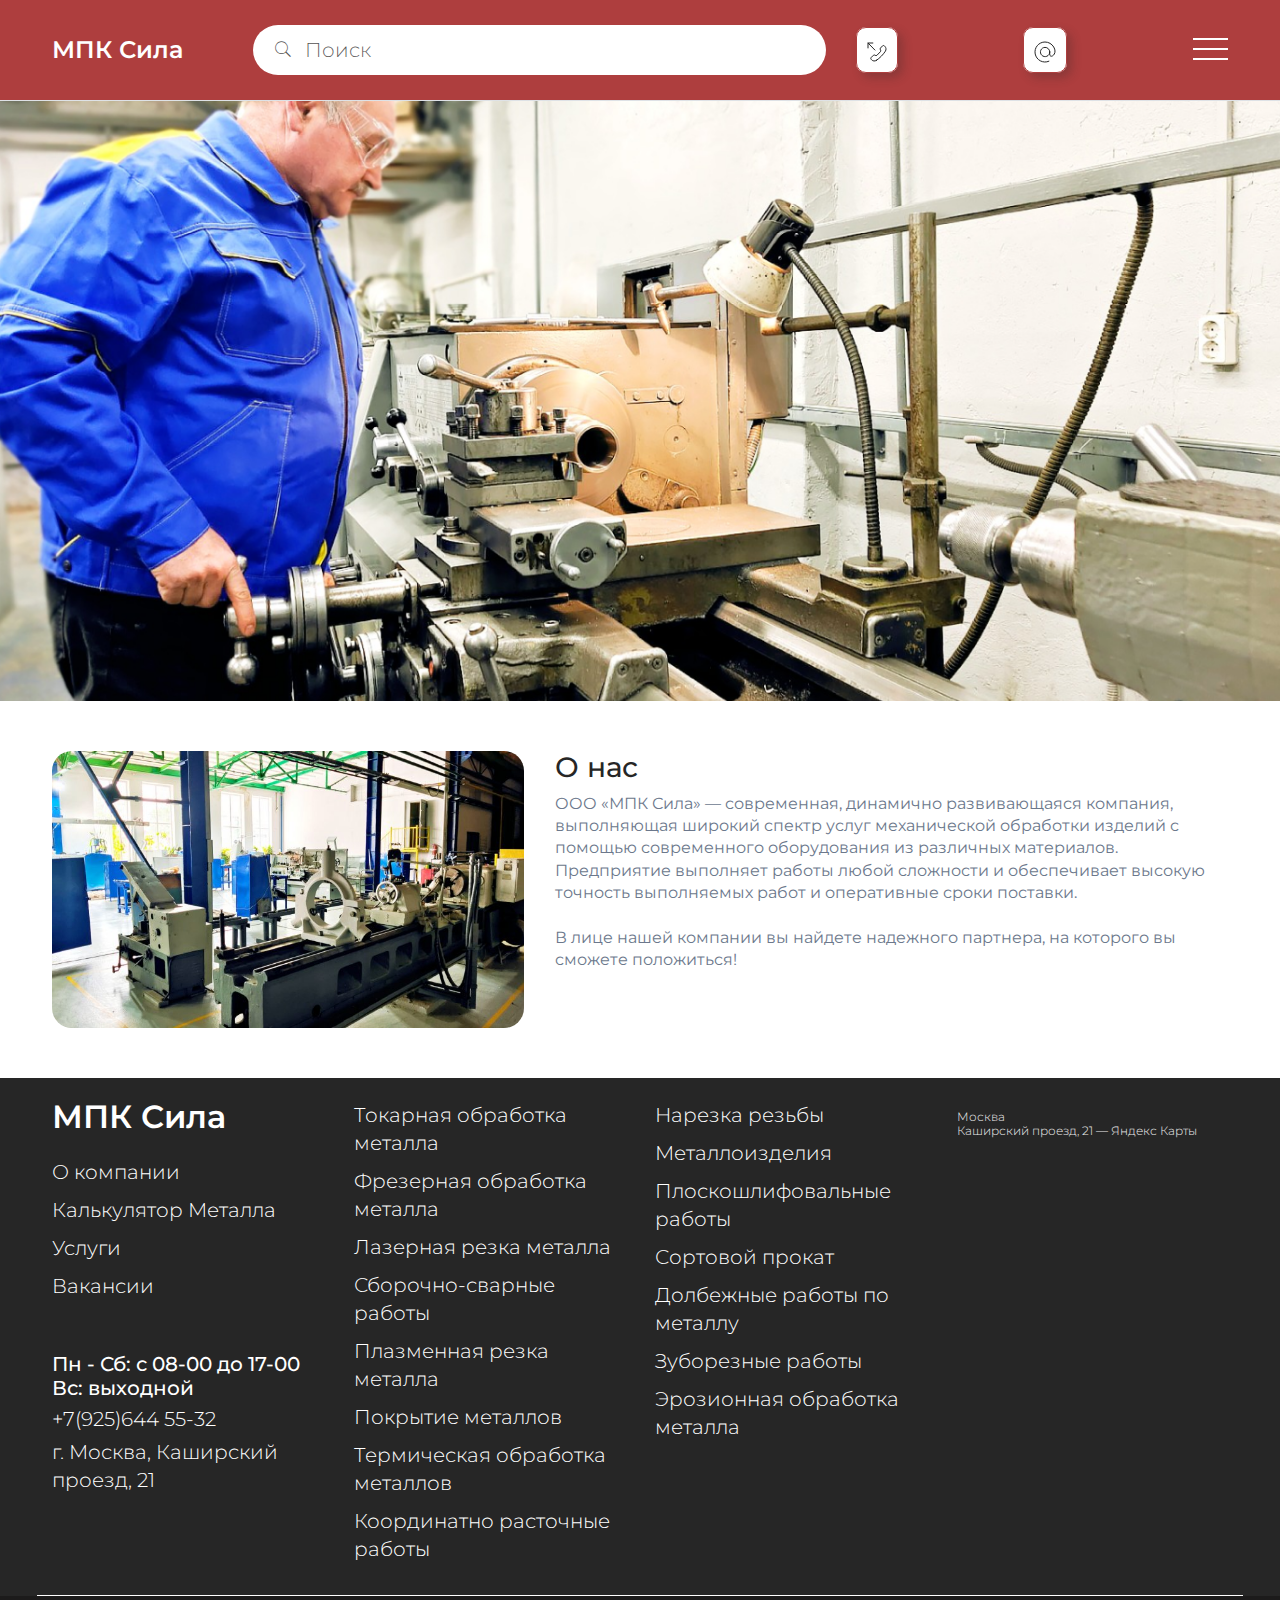
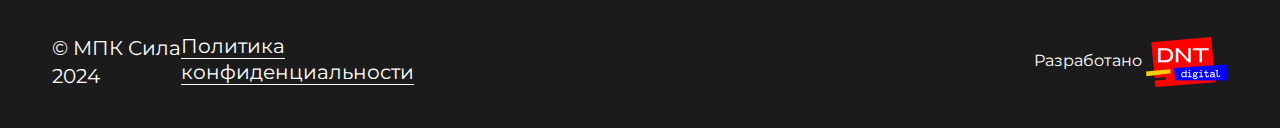
<file: about.html>
<!DOCTYPE html>
<html lang="zxx">

<head>

    <meta charset="UTF-8">
    <meta http-equiv="X-UA-Compatible" content="IE=edge">
    <title>MPK Sila</title>
    <meta name="robots" content="index, follow" />
    <meta name="description" content="ABC">
    <meta name="viewport" content="width=device-width, initial-scale=1.0">
    <!-- Favicon -->
    <!-- <link rel="shortcut icon" type="image/x-icon" href="" /> -->

    <!-- CSS
    ============================================ -->

    <!-- Vendor CSS (Contain Bootstrap, Icon Fonts) -->
    <link rel="stylesheet" href="assets/css/vendor/font-awesome.min.css" />
    <link rel="stylesheet" href="assets/css/vendor/Pe-icon-7-stroke.css" />

    <!-- Plugin CSS (Global Plugins Files) -->
    <link rel="stylesheet" href="assets/css/plugins/animate.min.css">
    <link rel="stylesheet" href="assets/css/plugins/jquery-ui.min.css">
    <link rel="stylesheet" href="assets/css/plugins/swiper-bundle.min.css">
    <link rel="stylesheet" href="assets/css/plugins/nice-select.css">
    <link rel="stylesheet" href="assets/css/plugins/magnific-popup.min.css" />
    <link rel="stylesheet" href="assets/css/plugins/ion.rangeSlider.min.css" />


    <!-- Style CSS -->
    <link rel="stylesheet" href="assets/css/style.css">
    <link rel="stylesheet" href="assets/css/default.css">


</head>

<body>
            <!-- Begin Main Header Area -->
            <header class="main-header-area">
                <div class="header-top border-bottom d-none d-lg-block desc">
                    <div class="container-fluid">
                        <div class="row align-items-center header-block">
                            <div class="col-2">
                                <div class="header-top-left">
                                    <a href="index.html" class="header-logo">
                                        МПК Сила
                                    </a>
    
                                </div>
                            </div>
                            <div class="col-6">
                                <div class="header-top-сenter text-matterhorn">
                                    <!-- <a href="#exampleModal" class="search-btn bt" data-bs-toggle="modal" data-bs-target="#exampleModal">
                                        <i class="pe-7s-search"></i>
                                    </a> -->
                                    <form action="#" class="hm-searchbox center form_header">
                                        <button class="search-btn" type="submit" aria-label="searchbtn"><i
                                                class="pe-7s-search"></i></button>
                                        <input type="text" name="Поиск" value="Поиск"
                                            onblur="if(this.value==''){this.value='Поиск'}"
                                            onfocus="if(this.value=='Поиск'){this.value=''}">
                                    </form>
                                </div>
                            </div>
                            <div class="col-4">
                                <!-- <div class="header-top-right text-matterhorn"> -->
                                <ul class="dropdown-wrap dropdown-wraper">
                                    <li>
                                        <a href="tel:+79256445532">+7(925)644 55-32</a>
                                    </li>
                                    <li class="">
                                        <a href="/blog">Блог</a>
                                    </li>
                                    <li>
                                        <a href="tel:+79256445532">You Tube</a>
                                    </li>
                            </div>
                        </div>
                    </div>
                </div>
                <div class="header-middle header-sticky py-lg-0 desc">
                    <div class="container-fluid">
                        <div class="row align-items-center">
                            <div class="col-2 col-lg-0 d-none"></div>
                            <div class="col-6 col-lg-7">
                                <div class="header-middle-wrap position-relative">
    
    
    
                                    <div class="main-menu d-none d-lg-block ">
                                        <nav class="main-nav">
                                            <ul>
                                                <li>
                                                    <a href="uslugi.html">Услуги</a>
                                                </li>
                                                <li class="drop-holder">
                                                    <a href="contact.html">Контакты
                                                        <i class="pe-7s-angle-down"></i>
                                                    </a>
                                                    <ul class="drop-menu">
                                                        <li>
                                                            <a href="">Доставка и Оплата</a>
                                                        </li>
                                                        <li>
                                                            <a href="">Реквизиты</a>
                                                        </li>
                                                        <li>
                                                            <a href="">Отзывы</a>
                                                        </li>
                                                        <li>
                                                            <a href="">О компании</a>
                                                        </li>
                                                    </ul>
                                                </li>
                                                <li>
                                                    <a href="contact.html">Вакансии</a>
                                                </li>
                                                <li>
                                                    <a href="contact.html">Калькулятор металла</a>
                                                </li>
                                                <li>
                                                    <a href="contact.html">О компании</a>
                                                </li>
    
    
                                            </ul>
                                        </nav>
                                    </div>
    
                                </div>
                            </div>
                            <div class="col-4 col-lg-5">
    
                                <ul class="modal-block">
                                    <li class="dropdown d-none d-lg-block">
                                        <a href="#exampleModal" class="search-btn bt" data-bs-toggle="modal"
                                            data-bs-target="#exampleModal">
                                            <img src="assets/images/icons/phone.svg">Заказать звонок
                                        </a>
                                    </li>
                                    <li class="d-none d-lg-block">
                                        <a href="#mailModal" class="search-btn bt" data-bs-toggle="modal"
                                            data-bs-target="#mailModal">
                                            <img src="assets/images/icons/mail.svg">Отправить письмо
                                        </a>
                                    </li>
    
                                    
                                </ul>
    
                            </div>
                        </div>
                    </div>
                </div>
                <div class="mobile-menu_wrapper" id="mobileMenu">
                    
                    <div class="header-top header-sticky border-bottom d-lg-block">
                        <div class="container-fluid">
                            <div class="row align-items-center header-block">
                                <div class="col-xl-2 col-2 col-xs-5">
                                    <div class="header-top-left">
                                        <a href="index.html" class="header-logo">
                                            МПК Сила
                                        </a>
        
                                    </div>
                                </div>
                                <div class="col-xl-6 col-6 col-xs-5">
                                    <div class="header-top-сenter text-matterhorn">
                                        <!-- <a href="#exampleSearch" class="search-btn bt" data-bs-toggle="modal" data-bs-target="#exampleSearch">
                                            <i class="pe-7s-search"></i>
                                        </a> -->
                                        <form action="#" class="hm-searchbox center form_header">
                                            <button class="search-btn" type="submit" aria-label="searchbtn"><i
                                                    class="pe-7s-search"></i></button>
                                            <input type="text" name="Поиск" value="Поиск"
                                                onblur="if(this.value==''){this.value='Поиск'}"
                                                onfocus="if(this.value=='Поиск'){this.value=''}">
                                        </form>
                                    </div>
                                </div>
                                <div class="col-xl-4 col-4 col-xs-2">
                                    <ul class="dropdown-wrap dropdown-wraper">
                                        
                                        
                                            <li class="dropdown  d-lg-block">
                                                <a href="#exampleModal" class="search-btn bt" data-bs-toggle="modal"
                                                    data-bs-target="#exampleModal">
                                                    <img src="assets/images/icons/phone.svg">
                                                </a>
                                            </li>
                                            <li class=" d-lg-block">
                                                <a href="#mailModal" class="search-btn bt" data-bs-toggle="modal"
                                                    data-bs-target="#mailModal">
                                                    <img src="assets/images/icons/mail.svg">
                                                </a>
                                            </li>
                                            <li>
                                                <div class="mobile-nav-button">
                                                    <div class="mobile-nav-button__line"></div>
                                                    <div class="mobile-nav-button__line"></div>
                                                    <div class="mobile-nav-button__line"></div>
                                                  </div>
                                              
                                                  <nav class="mobile-menu">
                                                    <ul>
                                                      <li><a href="">О компании</a></li>
                                                      <li><a href="">Услуги</a></li>
                                                      <li><a href="">Контакты</a></li>
                                                      <li><a href="">Калькулятор металла</a></li>									
                                                      <li><a href="">Вакансии</a></li>									
                                                      <li><a href="">Блог</a></li>									
                                                    </ul>
                                                  </nav>
                                            </ul>
                                            </li>
            
                                            
                                        
                                    
                                    <!-- </div> -->
                                </div>
                            </div>
                        </div>
                    </div>
                </div>
                <div class="modal fade" id="exampleModal" tabindex="-1" aria-labelledby="exampleModal" aria-hidden="true">
                    <div class="modal-dialog modal-fullscreen">
                        <div class="modal-content">
                            <div class="modal-header">
                                <button type="button" class="btn-close" data-bs-dismiss="modal" aria-label="Close"
                                    data-tippy="Close" data-tippy-inertia="true" data-tippy-animation="shift-away"
                                    data-tippy-delay="50" data-tippy-arrow="true" data-tippy-theme="sharpborder">
                                </button>
                            </div>
                            <div class="modal-body">
                                <div class="modal-search">
                                            <form class="form-ans">  
                                                <h3 class="searchbox-info">Заказать звонок</h3>
                                    <span>Оставьте заявку и наши специалисты 
                                        свяжутся с вами в кратчайшее время.</span>     
                                              <div class="form-block"><input type="text" class="form-control" name="username" placeholder="Имя" required="" autofocus="" />
                                              <input type="password" class="form-control" name="password" placeholder="телефон" required=""/> 
                                              <p>
                                                <input type="checkbox" id="test1" value="remember-me" id="rememberMe" name="rememberMe" />
                                                <label for="test1">Согласие на обработку персональных данный</label>
                                              </p> </div>    
                                              
                                              <button class="btn_red btn-form" type="submit">Отправить</button>   
                                            </form>
                                </div>
                            </div>
                        </div>
                    </div>
                </div>
                <div class="modal fade" id="calcModal" tabindex="-1" aria-labelledby="calcModal" aria-hidden="true">
                    <div class="modal-dialog modal-fullscreen">
                        <div class="modal-content">
                            <div class="modal-header">
                                <button type="button" class="btn-close" data-bs-dismiss="modal" aria-label="Close"
                                    data-tippy="Close" data-tippy-inertia="true" data-tippy-animation="shift-away"
                                    data-tippy-delay="50" data-tippy-arrow="true" data-tippy-theme="sharpborder">
                                </button>
                            </div>
                            <div class="modal-body">
                                <div class="modal-search">
                                    <span class="searchbox-info">Рассчитать стоимость</span>
                                </div>
                            </div>
                        </div>
                    </div>
                </div>
                <div class="modal fade" id="mailModal" tabindex="-1" aria-labelledby="mailModal" aria-hidden="true">
                    <div class="modal-dialog modal-fullscreen">
                        <div class="modal-content">
                            <div class="modal-header">
                                <button type="button" class="btn-close" data-bs-dismiss="modal" aria-label="Close"
                                    data-tippy="Close" data-tippy-inertia="true" data-tippy-animation="shift-away"
                                    data-tippy-delay="50" data-tippy-arrow="true" data-tippy-theme="sharpborder">
                                </button>
                            </div>
                            <div class="modal-body">
                                <div class="modal-search">
                                    <span class="searchbox-info">Email</span>
                                </div>
                            </div>
                        </div>
                    </div>
                </div>
    
                <div class="global-overlay"></div>
            </header>
            <!-- Main Header Area End Here -->
    <div class="main-default-block">
    </div>
    <section class="about-header">
        <div class="container-fluid">
            <div class="row">
                <div class="col-lg-5">
                    <div class="about-img">
                    <img src="assets/images/about/banner/about.jpeg" alt="">
                </div></div>
                <div class="col-lg-7">
                    <div class="about-info">
                    <h3>О нас</h3>
                    <p>ООО «МПК Сила» — современная, динамично развивающаяся компания, выполняющая широкий спектр услуг механической обработки изделий с помощью современного оборудования из различных материалов. Предприятие выполняет работы любой сложности и обеспечивает высокую точность выполняемых работ и оперативные сроки поставки.
                        <br><br>
                        В лице нашей компании вы найдете надежного партнера, на которого вы сможете положиться!</p>
                </div></div>
                 </div></div>  
    </section>
    <div class="footer-area">
        <div class="footer-top section-space-y-axis-100 text-white">
            <div class="container-fluid">
                <div class="row footer-main">
                    <div class="col-lg-3">
                        <div class="widget-item">
                            <div class="footer-logo pb-4">
                                <a class="footer-logo-item" href="index.html">
                                    МПК Сила
                                </a>
                                <ul class="widget-list-item">
                                    <li>
                                        <a href="#">О компании</a>
                                    </li>
                                    <li>

                                        <a href="#">Калькулятор Металла</a>
                                    </li>
                                    <li>

                                        <a href="#">Услуги</a>
                                    </li>
                                    <li>

                                        <a href="#">Вакансии</a>
                                    </li>
                                </ul>
                            </div>
                            <div class="widget-contact-info pb-2">
                                <ul>
                                    <li>
                                        Пн - Сб: с 08-00 до 17-00<br>
                                        Вс: выходной
                                    </li>
                                    <li>
                                        <a href="mailto://info@example.com">+7(925)644 55-32</a>
                                    </li>
                                    <li>
                                        <a href="tel://+68-120034509">г. Москва, Каширский проезд, 21</a>
                                    </li>
                                </ul>
                            </div>
                        </div>
                    </div>
                    <div class="col-lg-3 col-md-4 col-sm-4 pt-8 pt-lg-0">
                        <div class="widget-item">

                            <ul class="widget-list-item">
                                <li>
                                    <a href="#">Токарная обработка металла</a>
                                </li>
                                <li>
                                    <a href="#">Фрезерная обработка металла</a>
                                </li>
                                <li>
                                    <a href="#">Лазерная резка металла</a>
                                </li>
                                <li>
                                    <a href="#">Сборочно-сварные работы</a>
                                </li>
                                <li>
                                    <a href="#">Плазменная резка металла</a>
                                </li>
                                <li>
                                    <a href="#">Покрытие металлов</a>
                                </li>
                                <li>
                                    <a href="#">Термическая обработка металлов</a>
                                </li>
                                <li>
                                    <a href="#">Координатно расточные работы</a>
                                </li>
                            </ul>
                        </div>
                    </div>
                    <div class="col-lg-3 col-md-4 col-sm-4 pt-8 pt-lg-0">
                        <div class="widget-item">

                            <ul class="widget-list-item">
                                <li>
                                    <a href="#">Нарезка резьбы</a>
                                </li>
                                <li>
                                    <a href="#">Металлоизделия</a>
                                </li>
                                <li>
                                    <a href="#">Плоскошлифовальные работы</a>
                                </li>
                                <li>
                                    <a href="#">Сортовой прокат</a>
                                </li>
                                <li>
                                    <a href="#">Долбежные работы по металлу</a>
                                </li>
                                <li>
                                    <a href="#">Зуборезные работы</a>
                                </li>
                                <li>
                                    <a href="#">Эрозионная обработка металла</a>
                                </li>
                            </ul>
                        </div>
                    </div>
                    <div class="col-lg-3 col-md-4 col-sm-4 pt-8 pt-lg-0">
                        <div class="widget-item">

                            <div style="position:relative;overflow:hidden;"><a
                                    href="https://yandex.ru/maps/213/moscow/?utm_medium=mapframe&utm_source=maps"
                                    style="color:#eee;font-size:12px;position:absolute;top:0px;">Москва</a><a
                                    href="https://yandex.ru/maps/213/moscow/house/kashirskiy_proyezd_21/Z04YcAVlT0cGQFtvfXp0dHhnZg==/?ll=37.626848%2C55.655745&utm_medium=mapframe&utm_source=maps&z=17.21"
                                    style="color:#eee;font-size:12px;position:absolute;top:14px;">Каширский проезд, 21 —
                                    Яндекс Карты</a><iframe
                                    src="https://yandex.ru/map-widget/v1/?ll=37.626848%2C55.655745&mode=search&ol=geo&ouri=ymapsbm1%3A%2F%2Fgeo%3Fdata%3DCgg1NjY1NzU2MhI_0KDQvtGB0YHQuNGPLCDQnNC-0YHQutCy0LAsINCa0LDRiNC40YDRgdC60LjQuSDQv9GA0L7QtdC30LQsIDIxIgoNpIAWQhUsn15C&z=17.21"
                                    width="400" height="420" frameborder="1" allowfullscreen="true"
                                    style="position:relative;"></iframe></div>
                        </div>
                    </div>
                    <div class="col-lg-3 pt-8 pt-lg-0">
                        <div class="widget-item">

                        </div>
                        <div class="widget-contact-info pb-2">

                        </div>
                    </div>
                </div>
            </div>
        </div>
        <div class="footer-bottom bg-midnight-express">
            <div class="container-fluid">
                <div class="row">
                    <div class="col-lg-4">
                        <div class="copyright">
                            <span class="copyright-text">© МПК Сила 2024 </span>
                        </div>
                        <div class="policy">
                            <a href="">Политика конфиденциальности</a>
                        </div>
                    </div>
                    <!-- <div class="col-lg-3">
                            <div class="policy">
                                <a href="">Политика конфиденциальности</a>
                            </div>
                        </div> -->
                    <div class="col-lg-3">
                        <div class="dev">
                            <a href="">Разработано <img src="assets/images/svg/dnt.svg" alt=""></a>
                        </div>
                    </div>

                </div>
            </div>
        </div>
    </div>
    <!-- Footer Area End Here -->

        <!-- Begin Scroll To Top -->
        <a class="scroll-to-top" href="">
            <i class="fa fa-chevron-up"></i>
        </a>
        <!-- Scroll To Top End Here -->

    </div>

    <!-- Global Vendor, plugins JS -->

    <!-- JS Files
    ============================================ -->
    <!-- Global Vendor, plugins JS -->

    <!-- Vendor JS -->
    <script src="assets/js/vendor/bootstrap.bundle.min.js"></script>
    <script src="assets/js/vendor/jquery-3.6.0.min.js"></script>
    <script src="assets/js/vendor/jquery-migrate-3.3.2.min.js"></script>
    <script src="assets/js/vendor/modernizr-3.11.2.min.js"></script>

    <!--Plugins JS-->
    <script src="assets/js/plugins/wow.min.js"></script>
    <script src="assets/js/plugins/jquery-ui.min.js"></script>
    <script src="assets/js/plugins/swiper-bundle.min.js"></script>
    <script src="assets/js/plugins/jquery.nice-select.js"></script>
    <script src="assets/js/plugins/parallax.min.js"></script>
    <script src="assets/js/plugins/jquery.magnific-popup.min.js"></script>
    <script src="assets/js/plugins/tippy.min.js"></script>
    <script src="assets/js/plugins/ion.rangeSlider.min.js"></script>
    <script src="assets/js/plugins/mailchimp-ajax.js"></script>

    <!-- Minify Version -->
    <!-- <script src="assets/js/vendor.min.js"></script> -->
    <!-- <script src="assets/js/plugins.min.js"></script> -->

    <!--Main JS (Common Activation Codes)-->
    <script src="assets/js/main.js"></script>
    <!-- <script src="assets/js/main.min.js"></script> -->

</body>

</html>
</file>
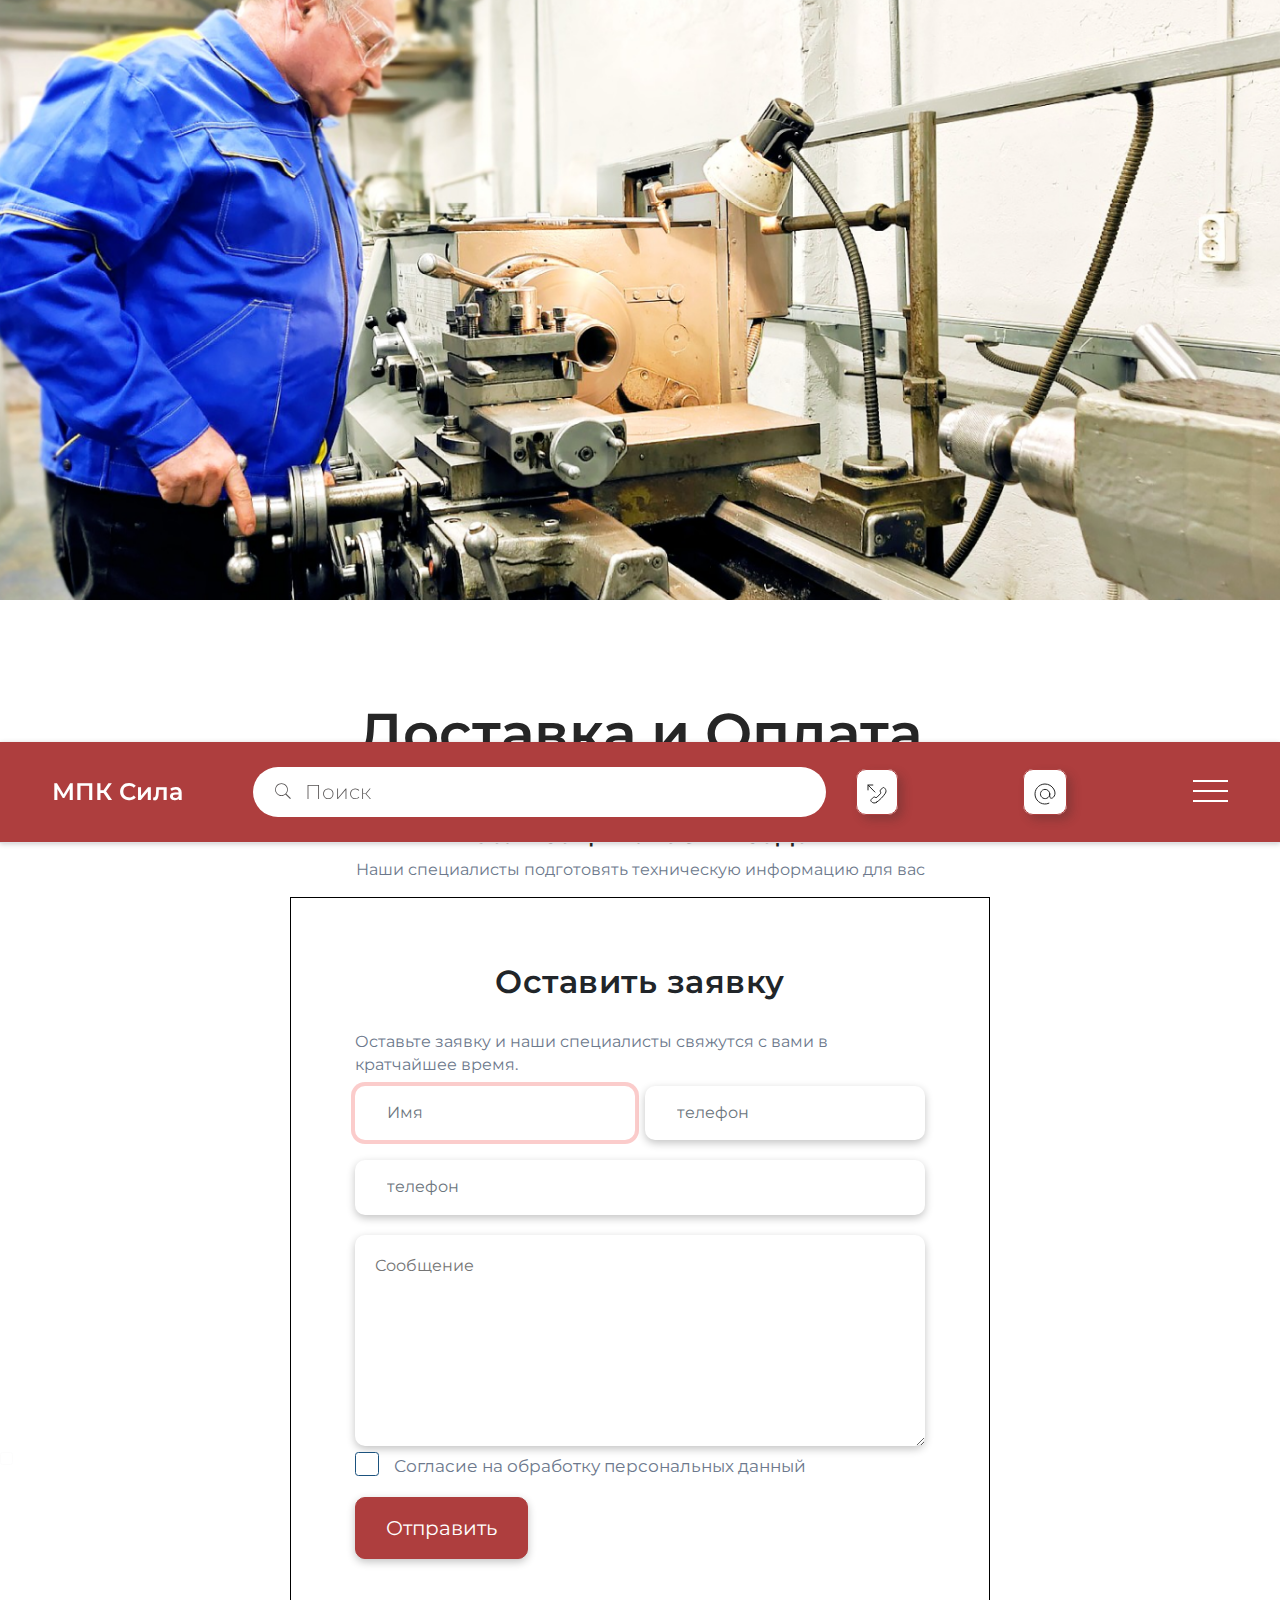
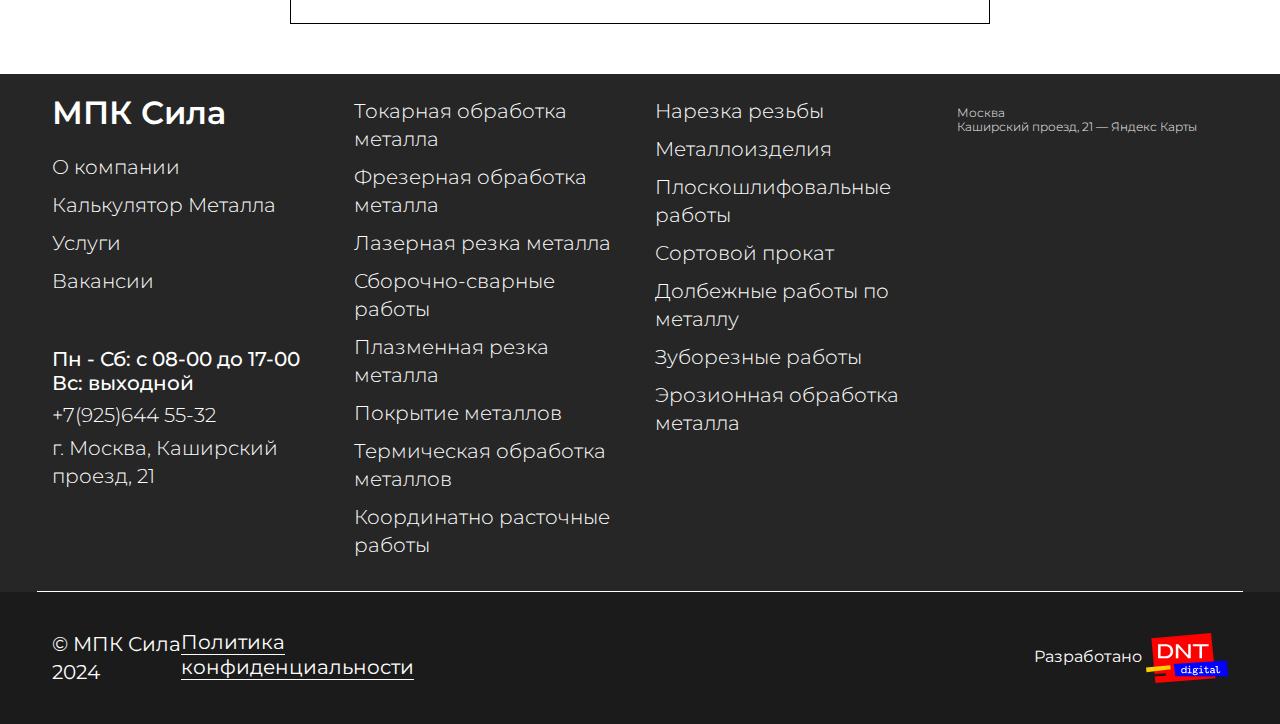
<file: dostavka.html>
<!DOCTYPE html>
<html lang="zxx">

<head>

    <meta charset="UTF-8">
    <meta http-equiv="X-UA-Compatible" content="IE=edge">
    <title>MPK Sila</title>
    <meta name="robots" content="index, follow" />
    <meta name="description" content="ABC">
    <meta name="viewport" content="width=device-width, initial-scale=1.0">
    <!-- Favicon -->
    <!-- <link rel="shortcut icon" type="image/x-icon" href="" /> -->

    <!-- CSS
    ============================================ -->

    <!-- Vendor CSS (Contain Bootstrap, Icon Fonts) -->
    <link rel="stylesheet" href="assets/css/vendor/font-awesome.min.css" />
    <link rel="stylesheet" href="assets/css/vendor/Pe-icon-7-stroke.css" />

    <!-- Plugin CSS (Global Plugins Files) -->
    <link rel="stylesheet" href="assets/css/plugins/animate.min.css">
    <link rel="stylesheet" href="assets/css/plugins/jquery-ui.min.css">
    <link rel="stylesheet" href="assets/css/plugins/swiper-bundle.min.css">
    <link rel="stylesheet" href="assets/css/plugins/nice-select.css">
    <link rel="stylesheet" href="assets/css/plugins/magnific-popup.min.css" />
    <link rel="stylesheet" href="assets/css/plugins/ion.rangeSlider.min.css" />


    <!-- Style CSS -->
    <link rel="stylesheet" href="assets/css/style.css">
    <link rel="stylesheet" href="assets/css/default.css">


</head>

<body>
            <!-- Begin Main Header Area -->
            <header class="main-header-area">
                <div class="header-top border-bottom d-none d-lg-block desc">
                    <div class="container-fluid">
                        <div class="row align-items-center header-block">
                            <div class="col-2">
                                <div class="header-top-left">
                                    <a href="index.html" class="header-logo">
                                        МПК Сила
                                    </a>
    
                                </div>
                            </div>
                            <div class="col-6">
                                <div class="header-top-сenter text-matterhorn">
                                    <!-- <a href="#exampleModal" class="search-btn bt" data-bs-toggle="modal" data-bs-target="#exampleModal">
                                        <i class="pe-7s-search"></i>
                                    </a> -->
                                    <form action="#" class="hm-searchbox center form_header">
                                        <button class="search-btn" type="submit" aria-label="searchbtn"><i
                                                class="pe-7s-search"></i></button>
                                        <input type="text" name="Поиск" value="Поиск"
                                            onblur="if(this.value==''){this.value='Поиск'}"
                                            onfocus="if(this.value=='Поиск'){this.value=''}">
                                    </form>
                                </div>
                            </div>
                            <div class="col-4">
                                <!-- <div class="header-top-right text-matterhorn"> -->
                                <ul class="dropdown-wrap dropdown-wraper">
                                    <li>
                                        <a href="tel:+79256445532">+7(925)644 55-32</a>
                                    </li>
                                    <li class="">
                                        <a href="/blog">Блог</a>
                                    </li>
                                    <li>
                                        <a href="tel:+79256445532">You Tube</a>
                                    </li>
                            </div>
                        </div>
                    </div>
                </div>
                <div class="header-middle header-sticky py-lg-0 desc">
                    <div class="container-fluid">
                        <div class="row align-items-center">
                            <div class="col-2 col-lg-0 d-none"></div>
                            <div class="col-6 col-lg-7">
                                <div class="header-middle-wrap position-relative">
    
    
    
                                    <div class="main-menu d-none d-lg-block ">
                                        <nav class="main-nav">
                                            <ul>
                                                <li>
                                                    <a href="uslugi.html">Услуги</a>
                                                </li>
                                                <li class="drop-holder">
                                                    <a href="contact.html">Контакты
                                                        <i class="pe-7s-angle-down"></i>
                                                    </a>
                                                    <ul class="drop-menu">
                                                        <li>
                                                            <a href="">Доставка и Оплата</a>
                                                        </li>
                                                        <li>
                                                            <a href="">Реквизиты</a>
                                                        </li>
                                                        <li>
                                                            <a href="">Отзывы</a>
                                                        </li>
                                                        <li>
                                                            <a href="">О компании</a>
                                                        </li>
                                                    </ul>
                                                </li>
                                                <li>
                                                    <a href="contact.html">Вакансии</a>
                                                </li>
                                                <li>
                                                    <a href="contact.html">Калькулятор металла</a>
                                                </li>
                                                <li>
                                                    <a href="contact.html">О компании</a>
                                                </li>
    
    
                                            </ul>
                                        </nav>
                                    </div>
    
                                </div>
                            </div>
                            <div class="col-4 col-lg-5">
    
                                <ul class="modal-block">
                                    <li class="dropdown d-none d-lg-block">
                                        <a href="#exampleModal" class="search-btn bt" data-bs-toggle="modal"
                                            data-bs-target="#exampleModal">
                                            <img src="assets/images/icons/phone.svg">Заказать звонок
                                        </a>
                                    </li>
                                    <li class="d-none d-lg-block">
                                        <a href="#mailModal" class="search-btn bt" data-bs-toggle="modal"
                                            data-bs-target="#mailModal">
                                            <img src="assets/images/icons/mail.svg">Отправить письмо
                                        </a>
                                    </li>
    
                                    
                                </ul>
    
                            </div>
                        </div>
                    </div>
                </div>
                <div class="mobile-menu_wrapper" id="mobileMenu">
                    
                    <div class="header-top header-sticky border-bottom d-lg-block">
                        <div class="container-fluid">
                            <div class="row align-items-center header-block">
                                <div class="col-xl-2 col-2 col-xs-5">
                                    <div class="header-top-left">
                                        <a href="index.html" class="header-logo">
                                            МПК Сила
                                        </a>
        
                                    </div>
                                </div>
                                <div class="col-xl-6 col-6 col-xs-5">
                                    <div class="header-top-сenter text-matterhorn">
                                        <!-- <a href="#exampleSearch" class="search-btn bt" data-bs-toggle="modal" data-bs-target="#exampleSearch">
                                            <i class="pe-7s-search"></i>
                                        </a> -->
                                        <form action="#" class="hm-searchbox center form_header">
                                            <button class="search-btn" type="submit" aria-label="searchbtn"><i
                                                    class="pe-7s-search"></i></button>
                                            <input type="text" name="Поиск" value="Поиск"
                                                onblur="if(this.value==''){this.value='Поиск'}"
                                                onfocus="if(this.value=='Поиск'){this.value=''}">
                                        </form>
                                    </div>
                                </div>
                                <div class="col-xl-4 col-4 col-xs-2">
                                    <!-- <div class="header-top-right text-matterhorn"> -->
                                    <ul class="dropdown-wrap dropdown-wraper">
                                        
                                        
                                            <li class="dropdown  d-lg-block">
                                                <a href="#exampleModal" class="search-btn bt" data-bs-toggle="modal"
                                                    data-bs-target="#exampleModal">
                                                    <img src="assets/images/icons/phone.svg">
                                                </a>
                                            </li>
                                            <li class=" d-lg-block">
                                                <a href="#mailModal" class="search-btn bt" data-bs-toggle="modal"
                                                    data-bs-target="#mailModal">
                                                    <img src="assets/images/icons/mail.svg">
                                                </a>
                                            </li>
                                            <li>
                                                <div class="mobile-nav-button">
                                                    <div class="mobile-nav-button__line"></div>
                                                    <div class="mobile-nav-button__line"></div>
                                                    <div class="mobile-nav-button__line"></div>
                                                  </div>
                                              
                                                  <nav class="mobile-menu">
                                                    <ul>
                                                      <li><a href="">О компании</a></li>
                                                      <li><a href="">Услуги</a></li>
                                                      <li><a href="">Контакты</a></li>
                                                      <li><a href="">Калькулятор металла</a></li>									
                                                      <li><a href="">Вакансии</a></li>									
                                                      <li><a href="">Блог</a></li>									
                                                    </ul>
                                                  </nav>
                                            </ul>
                                            </li>
            
                                            
                                        
                                    
                                    <!-- </div> -->
                                </div>
                            </div>
                        </div>
                    </div>
                </div>
                <div class="modal fade" id="exampleModal" tabindex="-1" aria-labelledby="exampleModal" aria-hidden="true">
                    <div class="modal-dialog modal-fullscreen">
                        <div class="modal-content">
                            <div class="modal-header">
                                <button type="button" class="btn-close" data-bs-dismiss="modal" aria-label="Close"
                                    data-tippy="Close" data-tippy-inertia="true" data-tippy-animation="shift-away"
                                    data-tippy-delay="50" data-tippy-arrow="true" data-tippy-theme="sharpborder">
                                </button>
                            </div>
                            <div class="modal-body">
                                <div class="modal-search">
                                
                                        <!-- <div class="wrapper"> -->
                                            <form class="form-ans">  
                                                <h3 class="searchbox-info">Заказать звонок</h3>
                                    <span>Оставьте заявку и наши специалисты 
                                        свяжутся с вами в кратчайшее время.</span>     
                                              <div class="form-block"><input type="text" class="form-control" name="username" placeholder="Имя" required="" autofocus="" />
                                              <input type="password" class="form-control" name="password" placeholder="телефон" required=""/> 
                                              <p>
                                                <input type="checkbox" id="test1" value="remember-me" id="rememberMe" name="rememberMe" />
                                                <label for="test1">Согласие на обработку персональных данный</label>
                                              </p> </div>    
                                              
                                              <button class="btn_red btn-form" type="submit">Отправить</button>   
                                            </form>
                                          <!-- </div> -->
                                    <!-- <form action="#" class="hm-searchbox">
                                        <input type="text" name="Search entire store here..." value="Search entire store here..." onblur="if(this.value==''){this.value='Search entire store here...'}" onfocus="if(this.value=='Search entire store here...'){this.value=''}">
                                        <button class="search-btn" type="submit" aria-label="searchbtn"><i class="pe-7s-search"></i></button>
                                    </form> -->
                                </div>
                            </div>
                        </div>
                    </div>
                </div>
                <div class="modal fade" id="calcModal" tabindex="-1" aria-labelledby="calcModal" aria-hidden="true">
                    <div class="modal-dialog modal-fullscreen">
                        <div class="modal-content">
                            <div class="modal-header">
                                <button type="button" class="btn-close" data-bs-dismiss="modal" aria-label="Close"
                                    data-tippy="Close" data-tippy-inertia="true" data-tippy-animation="shift-away"
                                    data-tippy-delay="50" data-tippy-arrow="true" data-tippy-theme="sharpborder">
                                </button>
                            </div>
                            <div class="modal-body">
                                <div class="modal-search">
                                    <span class="searchbox-info">Рассчитать стоимость</span>
                                    <!-- <form action="#" class="hm-searchbox">
                                        <input type="text" name="Search entire store here..." value="Search entire store here..." onblur="if(this.value==''){this.value='Search entire store here...'}" onfocus="if(this.value=='Search entire store here...'){this.value=''}">
                                        <button class="search-btn" type="submit" aria-label="searchbtn"><i class="pe-7s-search"></i></button>
                                    </form> -->
                                </div>
                            </div>
                        </div>
                    </div>
                </div>
                <div class="modal fade" id="mailModal" tabindex="-1" aria-labelledby="mailModal" aria-hidden="true">
                    <div class="modal-dialog modal-fullscreen">
                        <div class="modal-content">
                            <div class="modal-header">
                                <button type="button" class="btn-close" data-bs-dismiss="modal" aria-label="Close"
                                    data-tippy="Close" data-tippy-inertia="true" data-tippy-animation="shift-away"
                                    data-tippy-delay="50" data-tippy-arrow="true" data-tippy-theme="sharpborder">
                                </button>
                            </div>
                            <div class="modal-body">
                                <div class="modal-search">
                                    <span class="searchbox-info">Email</span>
                                    <!-- <form action="#" class="hm-searchbox">
                                        <input type="text" name="Search entire store here..." value="Search entire store here..." onblur="if(this.value==''){this.value='Search entire store here...'}" onfocus="if(this.value=='Search entire store here...'){this.value=''}">
                                        <button class="search-btn" type="submit" aria-label="searchbtn"><i class="pe-7s-search"></i></button>
                                    </form> -->
                                </div>
                            </div>
                        </div>
                    </div>
                </div>
    
                <div class="global-overlay"></div>
            </header>
            <!-- Main Header Area End Here -->
    <div class="main-default-block">
    </div>
    <section class="delivery-header">
        <div class="container-fluid">
            <div class="row">
                <div class="col-12">
                    <div class="delivery-info">
                    <h1>Доставка и Оплата</h1>
                    <h3>Реализация любых задач</h3>
                    <p>Наши специалисты подготовять техническую информацию для вас</p>
                </div>
                    
                    <div class="form_delivery"><form class="form-ans">
                        <h3 class="searchbox-info">Оставить заявку</h3>
                        <span>Оставьте заявку и наши специалисты
                            свяжутся с вами в кратчайшее время.</span>
                        <div class="form-block">
                            <div class="username">
                            <input type="text" class="form-control" name="username"
                                placeholder="Имя" required="" autofocus="">
                            <input type="text" class="form-control" name="lastname" placeholder="телефон"
                                required=""></div>
                                <input type="text" class="form-control" name="lastname" placeholder="телефон"
                                required="">
                                <textarea class="elementor-field-textual elementor-field  elementor-size-sm" name="form_fields[message]" id="form-field-message" rows="4" placeholder="Сообщение" required="required" aria-required="true"></textarea>
                            <p>
                                <input type="checkbox" id="test2" value="remember-me" name="rememberMe">
                                <label for="test2">Согласие на обработку персональных данный</label>
                            </p>
                        </div>

                        <button class="btn_red btn-form" type="submit">Отправить</button>
                    </form></div>
                </div>
            </div>

        </div>
    </section>
    <div class="footer-area">
        <div class="footer-top section-space-y-axis-100 text-white">
            <div class="container-fluid">
                <div class="row footer-main">
                    <div class="col-lg-3">
                        <div class="widget-item">
                            <div class="footer-logo pb-4">
                                <a class="footer-logo-item" href="index.html">
                                    МПК Сила
                                </a>
                                <ul class="widget-list-item">
                                    <li>
                                        <a href="#">О компании</a>
                                    </li>
                                    <li>

                                        <a href="#">Калькулятор Металла</a>
                                    </li>
                                    <li>

                                        <a href="#">Услуги</a>
                                    </li>
                                    <li>

                                        <a href="#">Вакансии</a>
                                    </li>
                                </ul>
                            </div>
                            <div class="widget-contact-info pb-2">
                                <ul>
                                    <li>
                                        Пн - Сб: с 08-00 до 17-00<br>
                                        Вс: выходной
                                    </li>
                                    <li>
                                        <a href="mailto://info@example.com">+7(925)644 55-32</a>
                                    </li>
                                    <li>
                                        <a href="tel://+68-120034509">г. Москва, Каширский проезд, 21</a>
                                    </li>
                                </ul>
                            </div>

                            <!-- <div class="social-link pt-2">
                                    <ul>
                                        <li>
                                            <a href="#" data-tippy="Twitter" data-tippy-inertia="true" data-tippy-animation="shift-away" data-tippy-delay="50" data-tippy-arrow="true" data-tippy-theme="sharpborder">
                                                <i class="fa fa-twitter"></i>
                                            </a>
                                        </li>
                                        <li>
                                            <a href="#" data-tippy="Tumblr" data-tippy-inertia="true" data-tippy-animation="shift-away" data-tippy-delay="50" data-tippy-arrow="true" data-tippy-theme="sharpborder">
                                                <i class="fa fa-tumblr"></i>
                                            </a>
                                        </li>
                                        <li>
                                            <a href="#" data-tippy="Facebook" data-tippy-inertia="true" data-tippy-animation="shift-away" data-tippy-delay="50" data-tippy-arrow="true" data-tippy-theme="sharpborder">
                                                <i class="fa fa-facebook"></i>
                                            </a>
                                        </li>
                                        <li>
                                            <a href="#" data-tippy="Instagram" data-tippy-inertia="true" data-tippy-animation="shift-away" data-tippy-delay="50" data-tippy-arrow="true" data-tippy-theme="sharpborder">
                                                <i class="fa fa-instagram"></i>
                                            </a>
                                        </li>
                                    </ul>
                                </div> -->
                        </div>
                    </div>
                    <div class="col-lg-3 col-md-4 col-sm-4 pt-8 pt-lg-0">
                        <div class="widget-item">

                            <ul class="widget-list-item">
                                <li>
                                    <a href="#">Токарная обработка металла</a>
                                </li>
                                <li>
                                    <a href="#">Фрезерная обработка металла</a>
                                </li>
                                <li>
                                    <a href="#">Лазерная резка металла</a>
                                </li>
                                <li>
                                    <a href="#">Сборочно-сварные работы</a>
                                </li>
                                <li>
                                    <a href="#">Плазменная резка металла</a>
                                </li>
                                <li>
                                    <a href="#">Покрытие металлов</a>
                                </li>
                                <li>
                                    <a href="#">Термическая обработка металлов</a>
                                </li>
                                <li>
                                    <a href="#">Координатно расточные работы</a>
                                </li>
                            </ul>
                        </div>
                    </div>
                    <div class="col-lg-3 col-md-4 col-sm-4 pt-8 pt-lg-0">
                        <div class="widget-item">

                            <ul class="widget-list-item">
                                <li>
                                    <a href="#">Нарезка резьбы</a>
                                </li>
                                <li>
                                    <a href="#">Металлоизделия</a>
                                </li>
                                <li>
                                    <a href="#">Плоскошлифовальные работы</a>
                                </li>
                                <li>
                                    <a href="#">Сортовой прокат</a>
                                </li>
                                <li>
                                    <a href="#">Долбежные работы по металлу</a>
                                </li>
                                <li>
                                    <a href="#">Зуборезные работы</a>
                                </li>
                                <li>
                                    <a href="#">Эрозионная обработка металла</a>
                                </li>
                            </ul>
                        </div>
                    </div>
                    <div class="col-lg-3 col-md-4 col-sm-4 pt-8 pt-lg-0">
                        <div class="widget-item">

                            <div style="position:relative;overflow:hidden;"><a
                                    href="https://yandex.ru/maps/213/moscow/?utm_medium=mapframe&utm_source=maps"
                                    style="color:#eee;font-size:12px;position:absolute;top:0px;">Москва</a><a
                                    href="https://yandex.ru/maps/213/moscow/house/kashirskiy_proyezd_21/Z04YcAVlT0cGQFtvfXp0dHhnZg==/?ll=37.626848%2C55.655745&utm_medium=mapframe&utm_source=maps&z=17.21"
                                    style="color:#eee;font-size:12px;position:absolute;top:14px;">Каширский проезд, 21 —
                                    Яндекс Карты</a><iframe
                                    src="https://yandex.ru/map-widget/v1/?ll=37.626848%2C55.655745&mode=search&ol=geo&ouri=ymapsbm1%3A%2F%2Fgeo%3Fdata%3DCgg1NjY1NzU2MhI_0KDQvtGB0YHQuNGPLCDQnNC-0YHQutCy0LAsINCa0LDRiNC40YDRgdC60LjQuSDQv9GA0L7QtdC30LQsIDIxIgoNpIAWQhUsn15C&z=17.21"
                                    width="400" height="420" frameborder="1" allowfullscreen="true"
                                    style="position:relative;"></iframe></div>
                        </div>
                    </div>
                    <div class="col-lg-3 pt-8 pt-lg-0">
                        <div class="widget-item">

                        </div>
                        <div class="widget-contact-info pb-2">

                        </div>
                    </div>
                </div>
            </div>
        </div>
        <div class="footer-bottom bg-midnight-express">
            <div class="container-fluid">
                <div class="row">
                    <div class="col-lg-4">
                        <div class="copyright">
                            <span class="copyright-text">© МПК Сила 2024 </span>
                        </div>
                        <div class="policy">
                            <a href="">Политика конфиденциальности</a>
                        </div>
                    </div>
                    <!-- <div class="col-lg-3">
                            <div class="policy">
                                <a href="">Политика конфиденциальности</a>
                            </div>
                        </div> -->
                    <div class="col-lg-3">
                        <div class="dev">
                            <a href="">Разработано <img src="assets/images/svg/dnt.svg" alt=""></a>
                        </div>
                    </div>

                </div>
            </div>
        </div>
    </div>
    <!-- Footer Area End Here -->

        <!-- Begin Scroll To Top -->
        <a class="scroll-to-top" href="">
            <i class="fa fa-chevron-up"></i>
        </a>
        <!-- Scroll To Top End Here -->

    </div>

    <!-- Global Vendor, plugins JS -->

    <!-- JS Files
    ============================================ -->
    <!-- Global Vendor, plugins JS -->

    <!-- Vendor JS -->
    <script src="assets/js/vendor/bootstrap.bundle.min.js"></script>
    <script src="assets/js/vendor/jquery-3.6.0.min.js"></script>
    <script src="assets/js/vendor/jquery-migrate-3.3.2.min.js"></script>
    <script src="assets/js/vendor/modernizr-3.11.2.min.js"></script>

    <!--Plugins JS-->
    <script src="assets/js/plugins/wow.min.js"></script>
    <script src="assets/js/plugins/jquery-ui.min.js"></script>
    <script src="assets/js/plugins/swiper-bundle.min.js"></script>
    <script src="assets/js/plugins/jquery.nice-select.js"></script>
    <script src="assets/js/plugins/parallax.min.js"></script>
    <script src="assets/js/plugins/jquery.magnific-popup.min.js"></script>
    <script src="assets/js/plugins/tippy.min.js"></script>
    <script src="assets/js/plugins/ion.rangeSlider.min.js"></script>
    <script src="assets/js/plugins/mailchimp-ajax.js"></script>

    <!-- Minify Version -->
    <!-- <script src="assets/js/vendor.min.js"></script> -->
    <!-- <script src="assets/js/plugins.min.js"></script> -->

    <!--Main JS (Common Activation Codes)-->
    <script src="assets/js/main.js"></script>
    <!-- <script src="assets/js/main.min.js"></script> -->

</body>

</html>
</file>
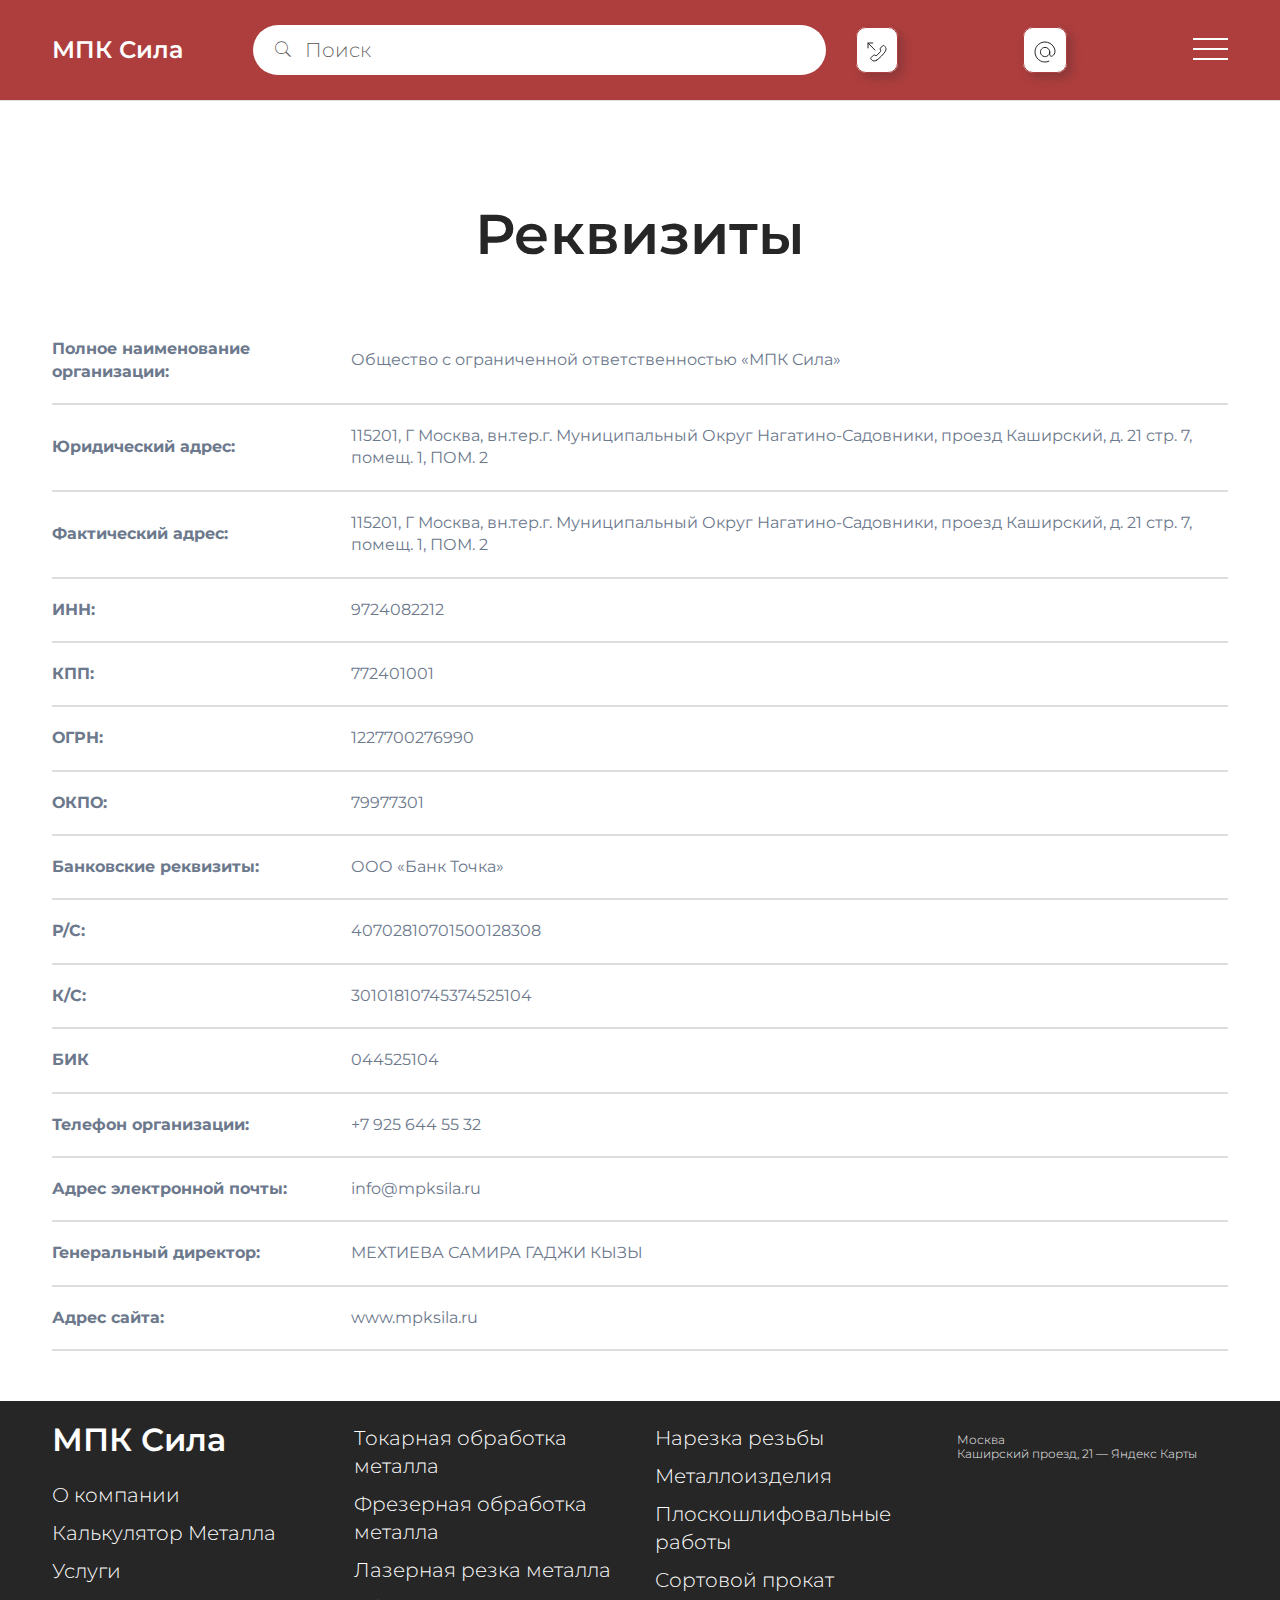
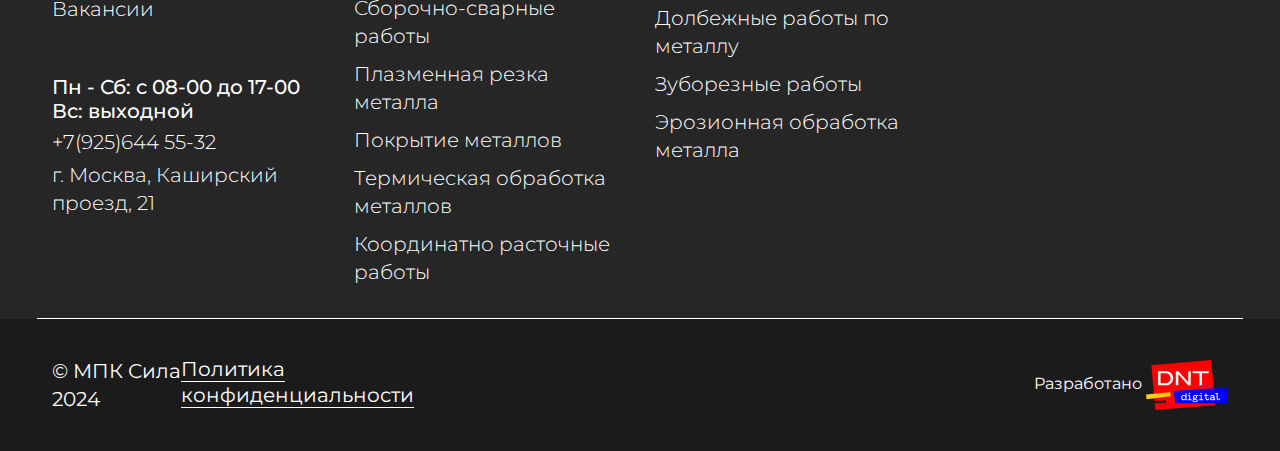
<file: req.html>
<!DOCTYPE html>
<html lang="zxx">

<head>

    <meta charset="UTF-8">
    <meta http-equiv="X-UA-Compatible" content="IE=edge">
    <title>MPK Sila</title>
    <meta name="robots" content="index, follow" />
    <meta name="description" content="ABC">
    <meta name="viewport" content="width=device-width, initial-scale=1.0">
    <!-- Favicon -->
    <!-- <link rel="shortcut icon" type="image/x-icon" href="" /> -->

    <!-- CSS
    ============================================ -->

    <!-- Vendor CSS (Contain Bootstrap, Icon Fonts) -->
    <link rel="stylesheet" href="assets/css/vendor/font-awesome.min.css" />
    <link rel="stylesheet" href="assets/css/vendor/Pe-icon-7-stroke.css" />

    <!-- Plugin CSS (Global Plugins Files) -->
    <link rel="stylesheet" href="assets/css/plugins/animate.min.css">
    <link rel="stylesheet" href="assets/css/plugins/jquery-ui.min.css">
    <link rel="stylesheet" href="assets/css/plugins/swiper-bundle.min.css">
    <link rel="stylesheet" href="assets/css/plugins/nice-select.css">
    <link rel="stylesheet" href="assets/css/plugins/magnific-popup.min.css" />
    <link rel="stylesheet" href="assets/css/plugins/ion.rangeSlider.min.css" />


    <!-- Style CSS -->
    <link rel="stylesheet" href="assets/css/style.css">
    <link rel="stylesheet" href="assets/css/default.css">


</head>

<body>
    <div class="main-wrapper">

        <!-- Begin Main Header Area -->
        <header class="main-header-area">
            <div class="header-top border-bottom d-none d-lg-block desc">
                <div class="container-fluid">
                    <div class="row align-items-center header-block">
                        <div class="col-2">
                            <div class="header-top-left">
                                <a href="index.html" class="header-logo">
                                    МПК Сила
                                </a>

                            </div>
                        </div>
                        <div class="col-6">
                            <div class="header-top-сenter text-matterhorn">
                                <!-- <a href="#exampleModal" class="search-btn bt" data-bs-toggle="modal" data-bs-target="#exampleModal">
                                    <i class="pe-7s-search"></i>
                                </a> -->
                                <form action="#" class="hm-searchbox center form_header">
                                    <button class="search-btn" type="submit" aria-label="searchbtn"><i
                                            class="pe-7s-search"></i></button>
                                    <input type="text" name="Поиск" value="Поиск"
                                        onblur="if(this.value==''){this.value='Поиск'}"
                                        onfocus="if(this.value=='Поиск'){this.value=''}">
                                </form>
                            </div>
                        </div>
                        <div class="col-4">
                            <!-- <div class="header-top-right text-matterhorn"> -->
                            <ul class="dropdown-wrap dropdown-wraper">
                                <li>
                                    <a href="tel:+79256445532">+7(925)644 55-32</a>
                                </li>
                                <li class="">
                                    <a href="/blog">Блог</a>
                                </li>
                                <li>
                                    <a href="tel:+79256445532">You Tube</a>
                                </li>
                        </div>
                    </div>
                </div>
            </div>
            <div class="header-middle header-sticky py-lg-0 desc">
                <div class="container-fluid">
                    <div class="row align-items-center">
                        <div class="col-2 col-lg-0 d-none"></div>
                        <div class="col-6 col-lg-7">
                            <div class="header-middle-wrap position-relative">



                                <div class="main-menu d-none d-lg-block ">
                                    <nav class="main-nav">
                                        <ul>
                                            <li>
                                                <a href="uslugi.html">Услуги</a>
                                            </li>
                                            <li class="drop-holder">
                                                <a href="contact.html">Контакты
                                                    <i class="pe-7s-angle-down"></i>
                                                </a>
                                                <ul class="drop-menu">
                                                    <li>
                                                        <a href="dostavka.html">Доставка и Оплата</a>
                                                    </li>
                                                    <li>
                                                        <a href="">Реквизиты</a>
                                                    </li>
                                                    <li>
                                                        <a href="">Отзывы</a>
                                                    </li>
                                                    <li>
                                                        <a href="">О компании</a>
                                                    </li>
                                                </ul>
                                            </li>
                                            <li>
                                                <a href="contact.html">Вакансии</a>
                                            </li>
                                            <li>
                                                <a href="contact.html">Калькулятор металла</a>
                                            </li>
                                            <li>
                                                <a href="contact.html">О компании</a>
                                            </li>


                                        </ul>
                                    </nav>
                                </div>

                            </div>
                        </div>
                        <div class="col-4 col-lg-5">

                            <ul class="modal-block">
                                <li class="dropdown d-none d-lg-block">
                                    <a href="#exampleModal" class="search-btn bt" data-bs-toggle="modal"
                                        data-bs-target="#exampleModal">
                                        <img src="assets/images/icons/phone.svg">Заказать звонок
                                    </a>
                                </li>
                                <li class="d-none d-lg-block">
                                    <a href="#mailModal" class="search-btn bt" data-bs-toggle="modal"
                                        data-bs-target="#mailModal">
                                        <img src="assets/images/icons/mail.svg">Отправить письмо
                                    </a>
                                </li>


                            </ul>

                        </div>
                    </div>
                </div>
            </div>
            <div class="mobile-menu_wrapper" id="mobileMenu">

                <div class="header-top header-sticky border-bottom d-lg-block">
                    <div class="container-fluid">
                        <div class="row align-items-center header-block">
                            <div class="col-xl-2 col-2 col-xs-5">
                                <div class="header-top-left">
                                    <a href="index.html" class="header-logo">
                                        МПК Сила
                                    </a>

                                </div>
                            </div>
                            <div class="col-xl-6 col-6 col-xs-5">
                                <div class="header-top-сenter text-matterhorn">
                                    <!-- <a href="#exampleSearch" class="search-btn bt" data-bs-toggle="modal" data-bs-target="#exampleSearch">
                                        <i class="pe-7s-search"></i>
                                    </a> -->
                                    <form action="#" class="hm-searchbox center form_header">
                                        <button class="search-btn" type="submit" aria-label="searchbtn"><i
                                                class="pe-7s-search"></i></button>
                                        <input type="text" name="Поиск" value="Поиск"
                                            onblur="if(this.value==''){this.value='Поиск'}"
                                            onfocus="if(this.value=='Поиск'){this.value=''}">
                                    </form>
                                </div>
                            </div>
                            <div class="col-xl-4 col-4 col-xs-2">
                                <!-- <div class="header-top-right text-matterhorn"> -->
                                <ul class="dropdown-wrap dropdown-wraper">


                                    <li class="dropdown  d-lg-block">
                                        <a href="#exampleModal" class="search-btn bt" data-bs-toggle="modal"
                                            data-bs-target="#exampleModal">
                                            <img src="assets/images/icons/phone.svg">
                                        </a>
                                    </li>
                                    <li class=" d-lg-block">
                                        <a href="#mailModal" class="search-btn bt" data-bs-toggle="modal"
                                            data-bs-target="#mailModal">
                                            <img src="assets/images/icons/mail.svg">
                                        </a>
                                    </li>
                                    <li>
                                        <div class="mobile-nav-button">
                                            <div class="mobile-nav-button__line"></div>
                                            <div class="mobile-nav-button__line"></div>
                                            <div class="mobile-nav-button__line"></div>
                                        </div>

                                        <nav class="mobile-menu">
                                            <ul>
                                                <li><a href="">О компании</a></li>
                                                <li><a href="">Услуги</a></li>
                                                <li><a href="">Контакты</a></li>
                                                <li><a href="">Калькулятор металла</a></li>
                                                <li><a href="">Вакансии</a></li>
                                                <li><a href="">Блог</a></li>
                                            </ul>
                                        </nav>
                                </ul>
                                </li>




                                <!-- </div> -->
                            </div>
                        </div>
                    </div>
                </div>
            </div>
            <div class="modal fade" id="exampleModal" tabindex="-1" aria-labelledby="exampleModal" aria-hidden="true">
                <div class="modal-dialog modal-fullscreen">
                    <div class="modal-content">
                        <div class="modal-header">
                            <button type="button" class="btn-close" data-bs-dismiss="modal" aria-label="Close"
                                data-tippy="Close" data-tippy-inertia="true" data-tippy-animation="shift-away"
                                data-tippy-delay="50" data-tippy-arrow="true" data-tippy-theme="sharpborder">
                            </button>
                        </div>
                        <div class="modal-body">
                            <div class="modal-search">

                                <!-- <div class="wrapper"> -->
                                <form class="form-ans">
                                    <h3 class="searchbox-info">Заказать звонок</h3>
                                    <span>Оставьте заявку и наши специалисты
                                        свяжутся с вами в кратчайшее время.</span>
                                    <div class="form-block"><input type="text" class="form-control" name="username"
                                            placeholder="Имя" required="" autofocus="" />
                                        <input type="password" class="form-control" name="password"
                                            placeholder="телефон" required="" />
                                        <p>
                                            <input type="checkbox" id="test1" value="remember-me" id="rememberMe"
                                                name="rememberMe" />
                                            <label for="test1">Согласие на обработку персональных данный</label>
                                        </p>
                                    </div>

                                    <button class="btn_red btn-form" type="submit">Отправить</button>
                                </form>
                                <!-- </div> -->
                                <!-- <form action="#" class="hm-searchbox">
                                    <input type="text" name="Search entire store here..." value="Search entire store here..." onblur="if(this.value==''){this.value='Search entire store here...'}" onfocus="if(this.value=='Search entire store here...'){this.value=''}">
                                    <button class="search-btn" type="submit" aria-label="searchbtn"><i class="pe-7s-search"></i></button>
                                </form> -->
                            </div>
                        </div>
                    </div>
                </div>
            </div>
            <div class="modal fade" id="calcModal" tabindex="-1" aria-labelledby="calcModal" aria-hidden="true">
                <div class="modal-dialog modal-fullscreen">
                    <div class="modal-content">
                        <div class="modal-header">
                            <button type="button" class="btn-close" data-bs-dismiss="modal" aria-label="Close"
                                data-tippy="Close" data-tippy-inertia="true" data-tippy-animation="shift-away"
                                data-tippy-delay="50" data-tippy-arrow="true" data-tippy-theme="sharpborder">
                            </button>
                        </div>
                        <div class="modal-body">
                            <div class="modal-search">
                                <span class="searchbox-info">Рассчитать стоимость</span>
                                <!-- <form action="#" class="hm-searchbox">
                                    <input type="text" name="Search entire store here..." value="Search entire store here..." onblur="if(this.value==''){this.value='Search entire store here...'}" onfocus="if(this.value=='Search entire store here...'){this.value=''}">
                                    <button class="search-btn" type="submit" aria-label="searchbtn"><i class="pe-7s-search"></i></button>
                                </form> -->
                            </div>
                        </div>
                    </div>
                </div>
            </div>
            <div class="modal fade" id="mailModal" tabindex="-1" aria-labelledby="mailModal" aria-hidden="true">
                <div class="modal-dialog modal-fullscreen">
                    <div class="modal-content">
                        <div class="modal-header">
                            <button type="button" class="btn-close" data-bs-dismiss="modal" aria-label="Close"
                                data-tippy="Close" data-tippy-inertia="true" data-tippy-animation="shift-away"
                                data-tippy-delay="50" data-tippy-arrow="true" data-tippy-theme="sharpborder">
                            </button>
                        </div>
                        <div class="modal-body">
                            <div class="modal-search">
                                <span class="searchbox-info">Email</span>
                                <!-- <form action="#" class="hm-searchbox">
                                    <input type="text" name="Search entire store here..." value="Search entire store here..." onblur="if(this.value==''){this.value='Search entire store here...'}" onfocus="if(this.value=='Search entire store here...'){this.value=''}">
                                    <button class="search-btn" type="submit" aria-label="searchbtn"><i class="pe-7s-search"></i></button>
                                </form> -->
                            </div>
                        </div>
                    </div>
                </div>
            </div>
            <section>
                <div class="container-fluid">
                    <h1>Реквизиты</h1>
                    <table>
                        <tbody>
                            <tr>
                                <td><b>Полное наименование организации:</b></td>
                                <td>&nbsp;</td>
                                <td>Общество с ограниченной ответственностью «МПК Сила»</td>
                            </tr>
                            <tr>
                                <td><b>Юридический адрес:</b></td>
                                <td>&nbsp;</td>
                                <td>115201, Г Москва, вн.тер.г. Муниципальный Округ Нагатино-Садовники, проезд
                                    Каширский, д. 21 стр. 7, помещ. 1, ПОМ. 2</td>
                            </tr>
                            <tr>
                                <td><b>Фактический адрес:</b></td>
                                <td>&nbsp;</td>
                                <td>115201, Г Москва, вн.тер.г. Муниципальный Округ Нагатино-Садовники, проезд
                                    Каширский, д. 21 стр. 7, помещ. 1, ПОМ. 2</td>
                            </tr>
                            <tr>
                                <td><b>ИНН:</b></td>
                                <td>&nbsp;</td>
                                <td>9724082212</td>
                            </tr>
                            <tr>
                                <td><b>КПП:</b></td>
                                <td>&nbsp;</td>
                                <td>772401001</td>
                            </tr>
                            <tr>
                                <td><b>ОГРН:</b></td>
                                <td>&nbsp;</td>
                                <td>1227700276990</td>
                            </tr>
                            <tr>
                                <td><b>ОКПО:</b></td>
                                <td>&nbsp;</td>
                                <td>79977301</td>
                            </tr>
                            <tr>
                                <td><b>Банковские реквизиты:</b></td>
                                <td>&nbsp;</td>
                                <td>ООО «Банк Точка»</td>
                            </tr>
                            <tr>
                                <td><b>Р/С:</b></td>
                                <td>&nbsp;</td>
                                <td>40702810701500128308</td>
                            </tr>
                            <tr>
                                <td><b>К/С:</b></td>
                                <td>&nbsp;</td>
                                <td>30101810745374525104</td>
                            </tr>
                            <tr>
                                <td><b>БИК</b></td>
                                <td>&nbsp;</td>
                                <td>044525104</td>
                            </tr>
                            <tr>
                                <td><b>Телефон организации:</b></td>
                                <td>&nbsp;</td>
                                <td>+7&nbsp;925&nbsp;644 55 32</td>
                            </tr>
                            <tr>
                                <td><b>Адрес электронной почты:</b></td>
                                <td>&nbsp;</td>
                                <td>info@mpksila.ru</td>
                            </tr>
                            <tr>
                                <td><b>Генеральный директор:</b></td>
                                <td>&nbsp;</td>
                                <td>МЕХТИЕВА САМИРА ГАДЖИ КЫЗЫ</td>
                            </tr>
                            <tr>
                                <td><b>Адрес сайта:</b></td>
                                <td>&nbsp;</td>
                                <td>www.mpksila.ru</td>
                            </tr>
                        </tbody>
                    </table>
                </div>
            </section>
            <div class="global-overlay"></div>
        </header>
        <!-- Main Header Area End Here -->
        <div class="footer-area">
            <div class="footer-top section-space-y-axis-100 text-white">
                <div class="container-fluid">
                    <div class="row footer-main">
                        <div class="col-lg-3">
                            <div class="widget-item">
                                <div class="footer-logo pb-4">
                                    <a class="footer-logo-item" href="index.html">
                                        МПК Сила
                                    </a>
                                    <ul class="widget-list-item">
                                        <li>
                                            <a href="#">О компании</a>
                                        </li>
                                        <li>

                                            <a href="#">Калькулятор Металла</a>
                                        </li>
                                        <li>

                                            <a href="#">Услуги</a>
                                        </li>
                                        <li>

                                            <a href="#">Вакансии</a>
                                        </li>
                                    </ul>
                                </div>
                                <div class="widget-contact-info pb-2">
                                    <ul>
                                        <li>
                                            Пн - Сб: с 08-00 до 17-00<br>
                                            Вс: выходной
                                        </li>
                                        <li>
                                            <a href="mailto://info@example.com">+7(925)644 55-32</a>
                                        </li>
                                        <li>
                                            <a href="tel://+68-120034509">г. Москва, Каширский проезд, 21</a>
                                        </li>
                                    </ul>
                                </div>
                            </div>
                        </div>
                        <div class="col-lg-3 col-md-4 col-sm-4 pt-8 pt-lg-0">
                            <div class="widget-item">

                                <ul class="widget-list-item">
                                    <li>
                                        <a href="#">Токарная обработка металла</a>
                                    </li>
                                    <li>
                                        <a href="#">Фрезерная обработка металла</a>
                                    </li>
                                    <li>
                                        <a href="#">Лазерная резка металла</a>
                                    </li>
                                    <li>
                                        <a href="#">Сборочно-сварные работы</a>
                                    </li>
                                    <li>
                                        <a href="#">Плазменная резка металла</a>
                                    </li>
                                    <li>
                                        <a href="#">Покрытие металлов</a>
                                    </li>
                                    <li>
                                        <a href="#">Термическая обработка металлов</a>
                                    </li>
                                    <li>
                                        <a href="#">Координатно расточные работы</a>
                                    </li>
                                </ul>
                            </div>
                        </div>
                        <div class="col-lg-3 col-md-4 col-sm-4 pt-8 pt-lg-0">
                            <div class="widget-item">

                                <ul class="widget-list-item">
                                    <li>
                                        <a href="#">Нарезка резьбы</a>
                                    </li>
                                    <li>
                                        <a href="#">Металлоизделия</a>
                                    </li>
                                    <li>
                                        <a href="#">Плоскошлифовальные работы</a>
                                    </li>
                                    <li>
                                        <a href="#">Сортовой прокат</a>
                                    </li>
                                    <li>
                                        <a href="#">Долбежные работы по металлу</a>
                                    </li>
                                    <li>
                                        <a href="#">Зуборезные работы</a>
                                    </li>
                                    <li>
                                        <a href="#">Эрозионная обработка металла</a>
                                    </li>
                                </ul>
                            </div>
                        </div>
                        <div class="col-lg-3 col-md-4 col-sm-4 pt-8 pt-lg-0">
                            <div class="widget-item">

                                <div style="position:relative;overflow:hidden;"><a
                                        href="https://yandex.ru/maps/213/moscow/?utm_medium=mapframe&utm_source=maps"
                                        style="color:#eee;font-size:12px;position:absolute;top:0px;">Москва</a><a
                                        href="https://yandex.ru/maps/213/moscow/house/kashirskiy_proyezd_21/Z04YcAVlT0cGQFtvfXp0dHhnZg==/?ll=37.626848%2C55.655745&utm_medium=mapframe&utm_source=maps&z=17.21"
                                        style="color:#eee;font-size:12px;position:absolute;top:14px;">Каширский проезд,
                                        21 —
                                        Яндекс Карты</a><iframe
                                        src="https://yandex.ru/map-widget/v1/?ll=37.626848%2C55.655745&mode=search&ol=geo&ouri=ymapsbm1%3A%2F%2Fgeo%3Fdata%3DCgg1NjY1NzU2MhI_0KDQvtGB0YHQuNGPLCDQnNC-0YHQutCy0LAsINCa0LDRiNC40YDRgdC60LjQuSDQv9GA0L7QtdC30LQsIDIxIgoNpIAWQhUsn15C&z=17.21"
                                        width="400" height="420" frameborder="1" allowfullscreen="true"
                                        style="position:relative;"></iframe></div>
                            </div>
                        </div>
                        <div class="col-lg-3 pt-8 pt-lg-0">
                            <div class="widget-item">

                            </div>
                            <div class="widget-contact-info pb-2">

                            </div>
                        </div>
                    </div>
                </div>
            </div>
            <div class="footer-bottom bg-midnight-express">
                <div class="container-fluid">
                    <div class="row">
                        <div class="col-lg-4">
                            <div class="copyright">
                                <span class="copyright-text">© МПК Сила 2024 </span>
                            </div>
                            <div class="policy">
                                <a href="">Политика конфиденциальности</a>
                            </div>
                        </div>
                        <!-- <div class="col-lg-3">
                                <div class="policy">
                                    <a href="">Политика конфиденциальности</a>
                                </div>
                            </div> -->
                        <div class="col-lg-3">
                            <div class="dev">
                                <a href="">Разработано <img src="assets/images/svg/dnt.svg" alt=""></a>
                            </div>
                        </div>

                    </div>
                </div>
            </div>
        </div>
        <!-- Footer Area End Here -->

        <!-- Begin Scroll To Top -->
        <a class="scroll-to-top" href="">
            <i class="fa fa-chevron-up"></i>
        </a>
        <!-- Scroll To Top End Here -->

    </div>

    <!-- Global Vendor, plugins JS -->

    <!-- JS Files
        ============================================ -->
    <!-- Global Vendor, plugins JS -->

    <!-- Vendor JS -->
    <script src="assets/js/vendor/bootstrap.bundle.min.js"></script>
    <script src="assets/js/vendor/jquery-3.6.0.min.js"></script>
    <script src="assets/js/vendor/jquery-migrate-3.3.2.min.js"></script>
    <script src="assets/js/vendor/modernizr-3.11.2.min.js"></script>

    <!--Plugins JS-->
    <script src="assets/js/plugins/wow.min.js"></script>
    <script src="assets/js/plugins/jquery-ui.min.js"></script>
    <script src="assets/js/plugins/swiper-bundle.min.js"></script>
    <script src="assets/js/plugins/jquery.nice-select.js"></script>
    <script src="assets/js/plugins/parallax.min.js"></script>
    <script src="assets/js/plugins/jquery.magnific-popup.min.js"></script>
    <script src="assets/js/plugins/tippy.min.js"></script>
    <script src="assets/js/plugins/ion.rangeSlider.min.js"></script>
    <script src="assets/js/plugins/mailchimp-ajax.js"></script>

    <!-- Minify Version -->
    <!-- <script src="assets/js/vendor.min.js"></script> -->
    <!-- <script src="assets/js/plugins.min.js"></script> -->

    <!--Main JS (Common Activation Codes)-->
    <script src="assets/js/main.js"></script>
    <!-- <script src="assets/js/main.min.js"></script> -->

</body>

</html>
</file>
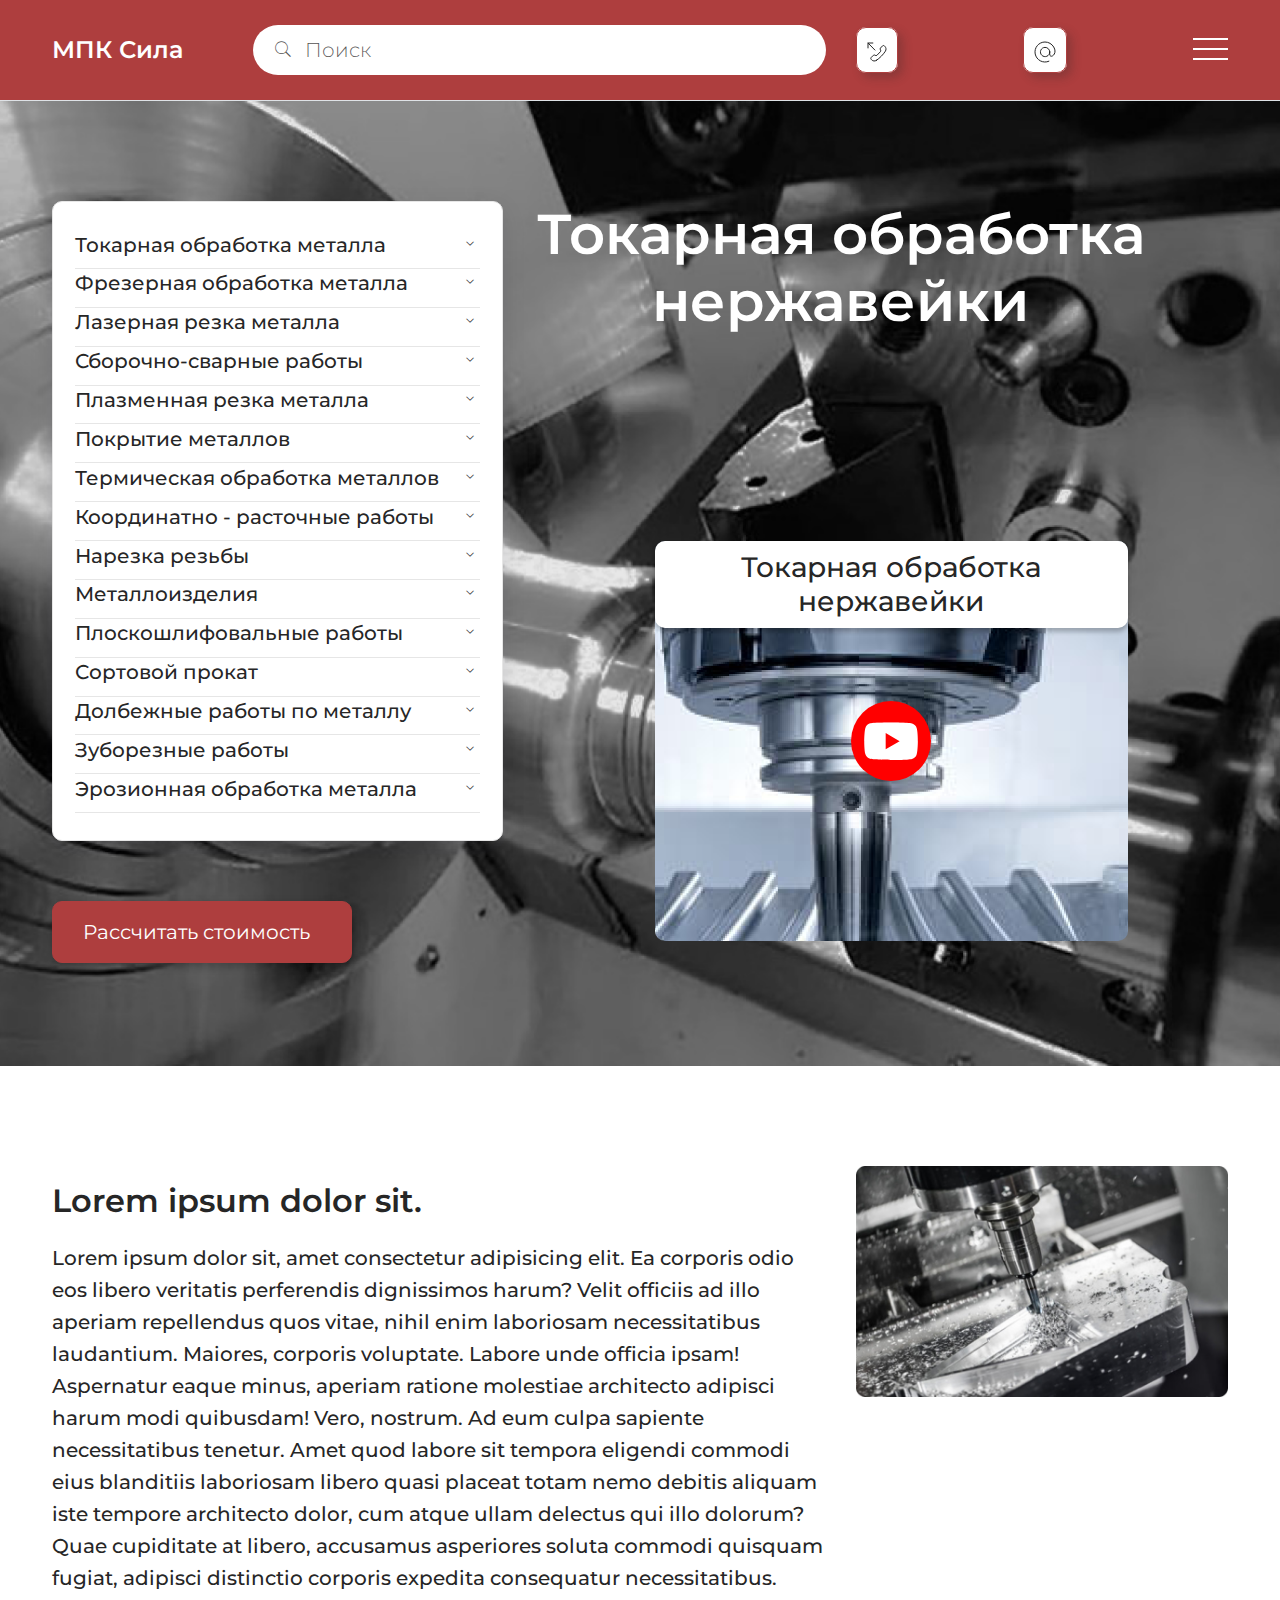
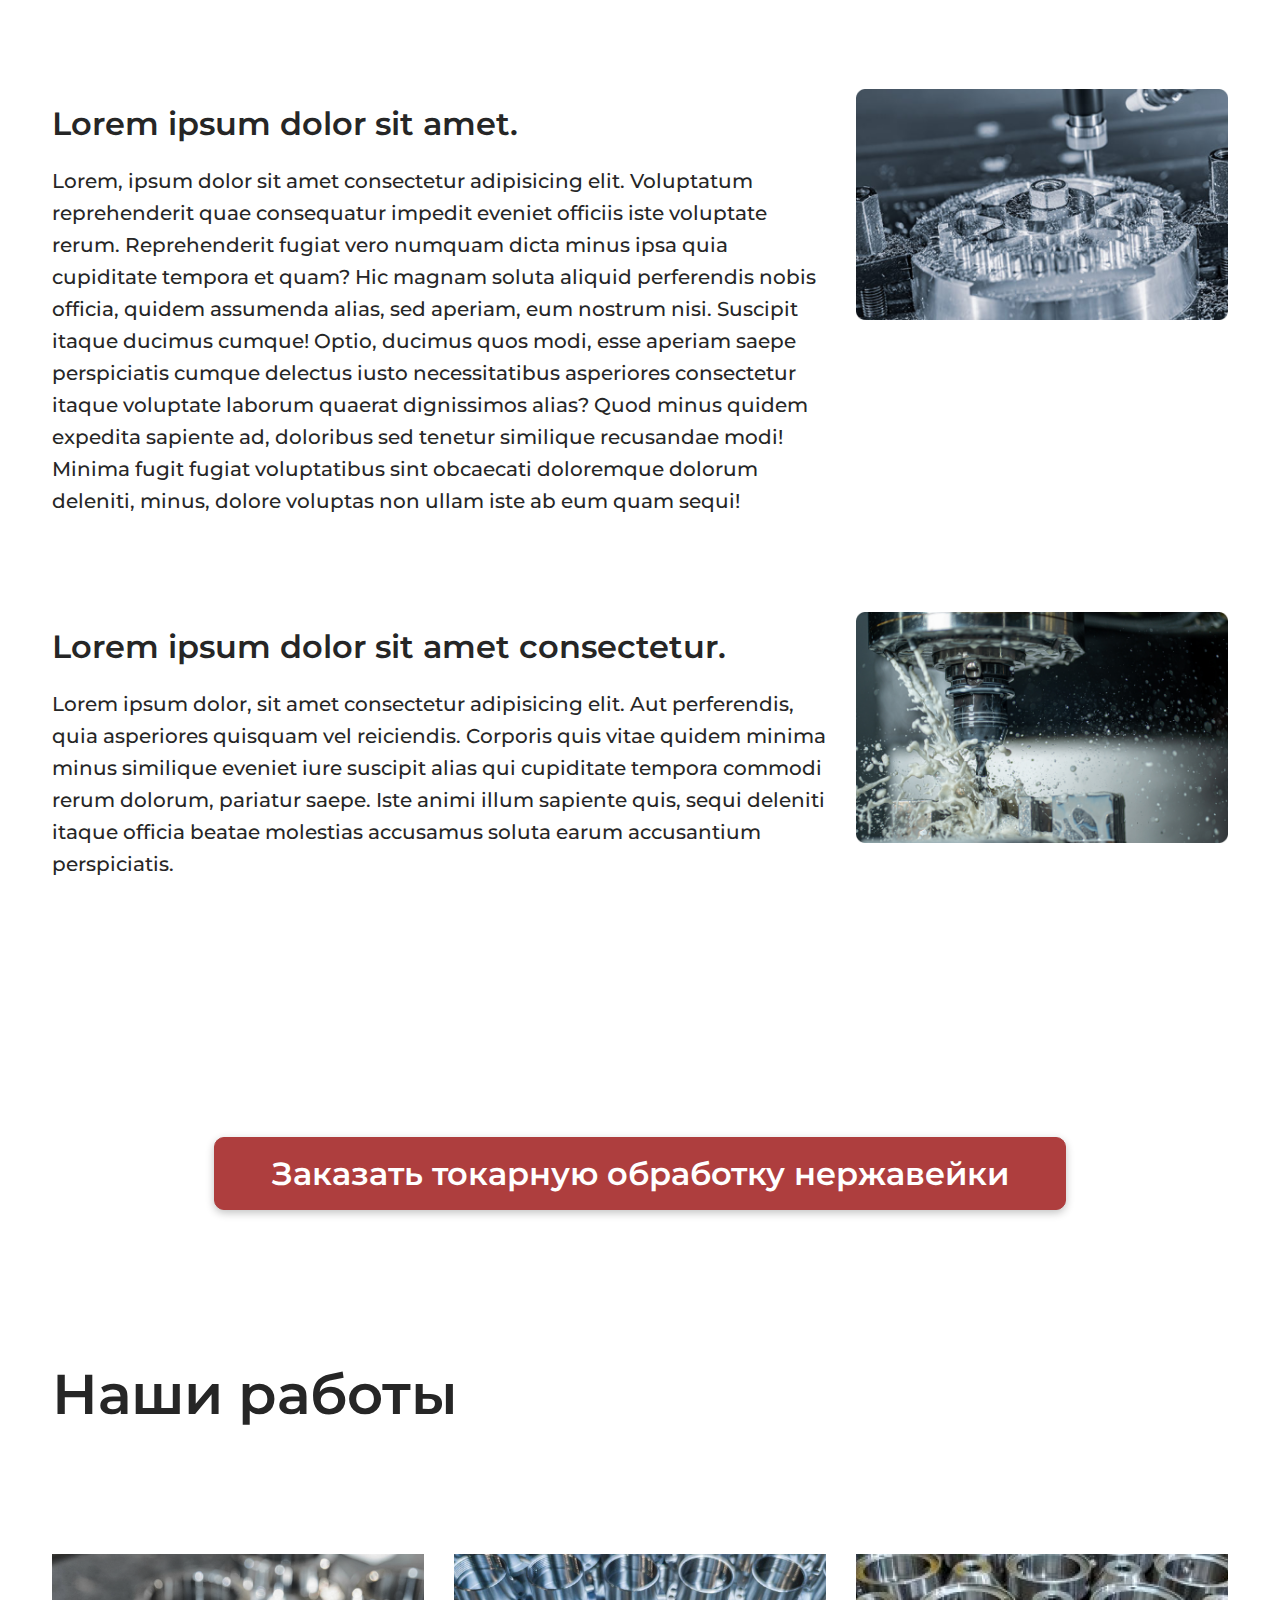
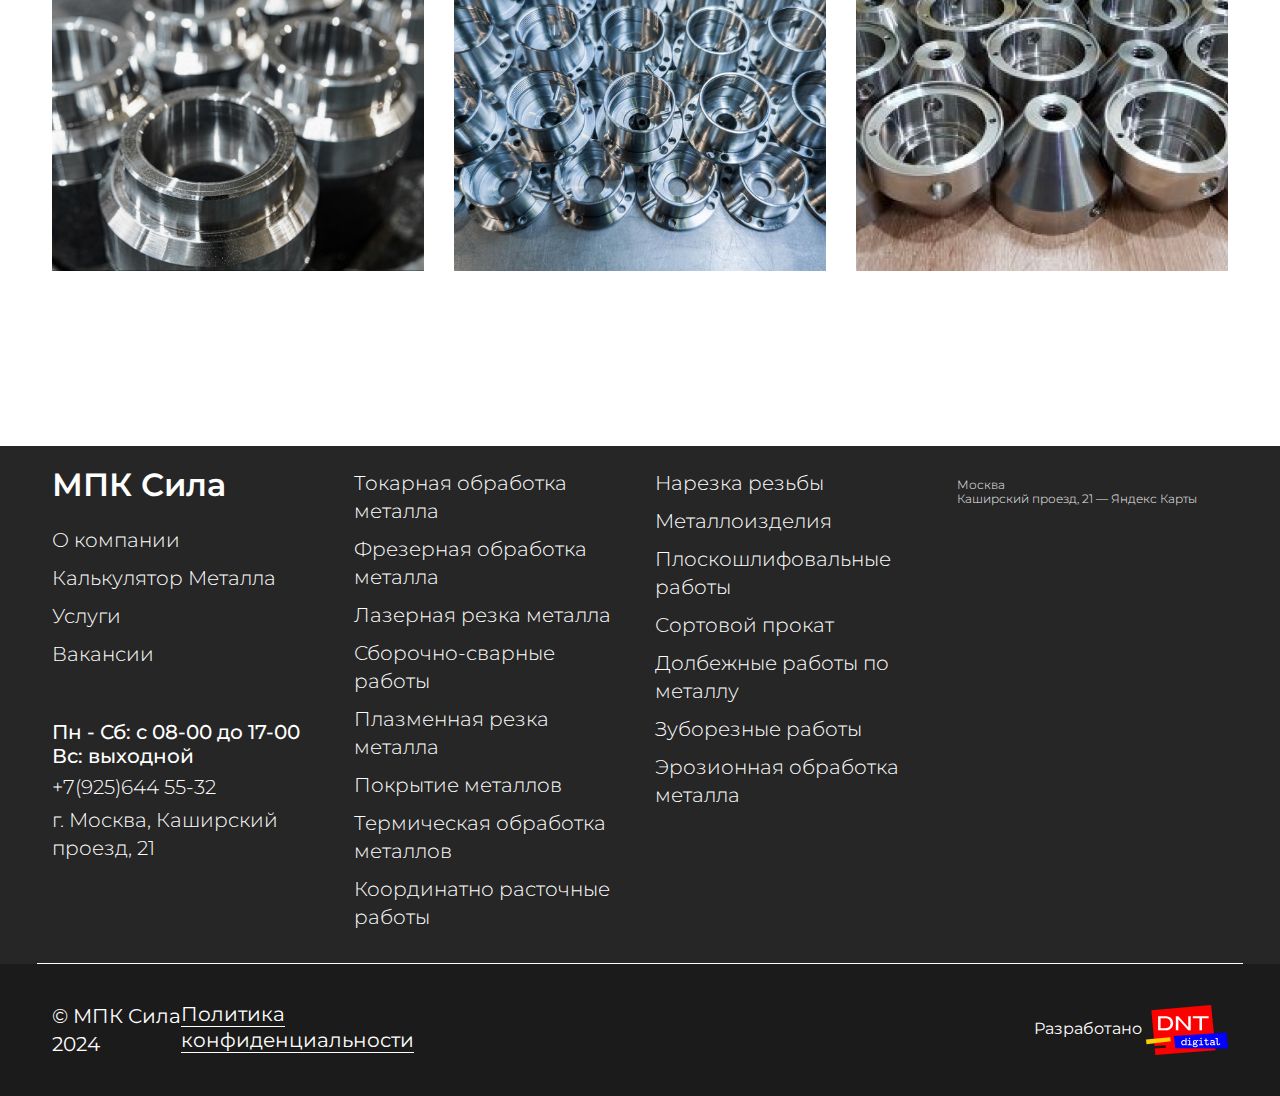
<file: uslugi.html>
<!DOCTYPE html>
<html lang="zxx">

<head>

    <meta charset="UTF-8">
    <meta http-equiv="X-UA-Compatible" content="IE=edge">
    <title>MPK Sila</title>
    <meta name="robots" content="index, follow" />
    <meta name="description" content="ABC">
    <meta name="viewport" content="width=device-width, initial-scale=1.0">
    <!-- Favicon -->
    <!-- <link rel="shortcut icon" type="image/x-icon" href="" /> -->

    <!-- CSS
    ============================================ -->

    <!-- Vendor CSS (Contain Bootstrap, Icon Fonts) -->
    <link rel="stylesheet" href="assets/css/vendor/font-awesome.min.css" />
    <link rel="stylesheet" href="assets/css/vendor/Pe-icon-7-stroke.css" />

    <!-- Plugin CSS (Global Plugins Files) -->
    <link rel="stylesheet" href="assets/css/plugins/animate.min.css">
    <link rel="stylesheet" href="assets/css/plugins/jquery-ui.min.css">
    <link rel="stylesheet" href="assets/css/plugins/swiper-bundle.min.css">
    <link rel="stylesheet" href="assets/css/plugins/nice-select.css">
    <link rel="stylesheet" href="assets/css/plugins/magnific-popup.min.css" />
    <link rel="stylesheet" href="assets/css/plugins/ion.rangeSlider.min.css" />

    <!-- Style CSS -->
    <link rel="stylesheet" href="assets/css/style.css">

</head>

<body>
    <div class="main-wrapper">

        <!-- Begin Main Header Area -->
        <header class="main-header-area">
            <div class="header-top border-bottom d-none d-lg-block desc">
                <div class="container-fluid">
                    <div class="row align-items-center header-block">
                        <div class="col-2">
                            <div class="header-top-left">
                                <a href="index.html" class="header-logo">
                                    МПК Сила
                                </a>

                            </div>
                        </div>
                        <div class="col-6">
                            <div class="header-top-сenter text-matterhorn">
                                <form action="#" class="hm-searchbox center form_header">
                                    <button class="search-btn" type="submit" aria-label="searchbtn"><i
                                            class="pe-7s-search"></i></button>
                                    <input type="text" name="Поиск" value="Поиск"
                                        onblur="if(this.value==''){this.value='Поиск'}"
                                        onfocus="if(this.value=='Поиск'){this.value=''}">
                                </form>
                            </div>
                        </div>
                        <div class="col-4">
                            <!-- <div class="header-top-right text-matterhorn"> -->
                            <ul class="dropdown-wrap dropdown-wraper">
                                <li>
                                    <a href="tel:+79256445532">+7(925)644 55-32</a>
                                </li>
                                <li class="">
                                    <a href="/blog">Блог</a>
                                </li>
                                <li>
                                    <a href="tel:+79256445532">You Tube</a>
                                </li>
                        </div>
                    </div>
                </div>
            </div>
            <div class="header-middle header-sticky py-lg-0 desc">
                <div class="container-fluid">
                    <div class="row align-items-center">
                        <div class="col-2 col-lg-0 d-none"></div>
                        <div class="col-6 col-lg-7">
                            <div class="header-middle-wrap position-relative">



                                <div class="main-menu d-none d-lg-block ">
                                    <nav class="main-nav">
                                        <ul>
                                            <li>
                                                <a href="uslugi.html">Услуги</a>
                                            </li>
                                            <li class="drop-holder">
                                                <a href="contact.html">Контакты
                                                    <i class="pe-7s-angle-down"></i>
                                                </a>
                                                <ul class="drop-menu">
                                                    <li>
                                                        <a href="dostavka.html">Доставка и Оплата</a>
                                                    </li>
                                                    <li>
                                                        <a href="req.html">Реквизиты</a>
                                                    </li>
                                                    <li>
                                                        <a href="">Отзывы</a>
                                                    </li>
                                                    <li>
                                                        <a href="about.html">О компании</a>
                                                    </li>
                                                </ul>
                                            </li>
                                            <li>
                                                <a href="contact.html">Вакансии</a>
                                            </li>
                                            <li>
                                                <a href="contact.html">Калькулятор металла</a>
                                            </li>
                                            <li>
                                                <a href="contact.html">О компании</a>
                                            </li>


                                        </ul>
                                    </nav>
                                </div>

                            </div>
                        </div>
                        <div class="col-4 col-lg-5">
                            <ul class="modal-block">
                                <li class="dropdown d-none d-lg-block">
                                    <a href="#callBack" class="search-btn bt" data-bs-toggle="modal"
                                        data-bs-target="#callBack">
                                        <img src="assets/images/icons/phone.svg">Заказать звонок
                                    </a>
                                </li>
                                <li class="d-none d-lg-block">
                                    <a href="mailto:" class="search-btn bt">
                                        <img src="assets/images/icons/mail.svg">Отправить письмо
                                    </a>
                                </li>
                            </ul>
                        </div>
                    </div>
                </div>
            </div>
            <div class="mobile-menu_wrapper" id="mobileMenu">
                <div class="header-top header-sticky border-bottom d-lg-block">
                    <div class="container-fluid">
                        <div class="row align-items-center header-block">
                            <div class="col-xl-2 col-4 col-xs-5">
                                <div class="header-top-left">
                                    <a href="index.html" class="header-logo">
                                        МПК Сила
                                    </a>

                                </div>
                            </div>
                            <div class="col-xl-6 col-4 col-xs-3">
                                <div class="header-top-сenter text-matterhorn">
                                    <div class="search-mobile"><a href="#searchModal" class="search-btn bt"
                                            data-bs-toggle="modal" data-bs-target="#searchModal">
                                            <i class="pe-7s-search"></i>
                                        </a></div>
                                    <div class="modal fade" id="searchModal" tabindex="-1" aria-labelledby="searchModal"
                                        aria-hidden="true">
                                        <div class="modal-dialog modal-fullscreen">
                                            <div class="modal-content">
                                                <div class="modal-header">
                                                    <button type="button" class="btn-close" data-bs-dismiss="modal"
                                                        aria-label="Close" data-tippy="Close" data-tippy-inertia="true"
                                                        data-tippy-animation="shift-away" data-tippy-delay="50"
                                                        data-tippy-arrow="true" data-tippy-theme="sharpborder">
                                                    </button>
                                                </div>
                                                <div class="modal-body">
                                                    <div class="modal-search">
                                                        <span class="searchbox-info">Найти...</span>
                                                        <form action="#" class="hm-searchbox center form_header">
                                                            <button class="search-btn" type="submit"
                                                                aria-label="searchbtn"><i
                                                                    class="pe-7s-search"></i></button>
                                                            <input type="text" name="Поиск" value="Поиск"
                                                                onblur="if(this.value==''){this.value='Поиск'}"
                                                                onfocus="if(this.value=='Поиск'){this.value=''}">
                                                        </form>
                                                    </div>
                                                </div>
                                            </div>
                                        </div>
                                    </div>
                                    <form action="#" class="hm-searchbox center form_header">
                                        <button class="search-btn" type="submit" aria-label="searchbtn"><i
                                                class="pe-7s-search"></i></button>
                                        <input type="text" name="Поиск" value="Поиск"
                                            onblur="if(this.value==''){this.value='Поиск'}"
                                            onfocus="if(this.value=='Поиск'){this.value=''}">
                                    </form>
                                </div>
                            </div>
                            <div class="col-xl-4 col-4 col-xs-2">
                                <ul class="dropdown-wrap dropdown-wraper">


                                    <li class="dropdown  d-lg-block">
                                        <a href="#callBack" class="search-btn bt" data-bs-toggle="modal"
                                            data-bs-target="#callBack">
                                            <img src="assets/images/icons/phone.svg">
                                        </a>
                                    </li>
                                    <li class=" d-lg-block">
                                        <a href="mailto:" class="search-btn bt">
                                            <img src="assets/images/icons/mail.svg">
                                        </a>
                                    </li>
                                    <li>
                                        <div class="mobile-nav-button">
                                            <div class="mobile-nav-button__line"></div>
                                            <div class="mobile-nav-button__line"></div>
                                            <div class="mobile-nav-button__line"></div>
                                        </div>

                                        <nav class="mobile-menu">
                                            <ul>
                                                <li><a href="about.html">О компании</a></li>
                                                <li><a href="">Услуги</a></li>
                                                <li><a href="">Контакты</a></li>
                                                <li><a href="">Калькулятор металла</a></li>
                                                <li><a href="">Вакансии</a></li>
                                                <li><a href="">Блог</a></li>
                                            </ul>
                                        </nav>
                                </ul>
                                </li>
                                <!-- </div> -->
                            </div>
                        </div>
                    </div>
                </div>
            </div>
            <div class="modal fade" id="callBack" tabindex="-1" aria-labelledby="callBack" aria-hidden="true">
                <div class="modal-dialog modal-fullscreen">
                    <div class="modal-content">
                        <div class="modal-header">
                            <button type="button" class="btn-close" data-bs-dismiss="modal" aria-label="Close"
                                data-tippy="Close" data-tippy-inertia="true" data-tippy-animation="shift-away"
                                data-tippy-delay="50" data-tippy-arrow="true" data-tippy-theme="sharpborder">
                            </button>
                        </div>
                        <div class="modal-body">
                            <div class="modal-search">

                                <!-- <div class="wrapper"> -->
                                <form class="form-ans">
                                    <h3 class="searchbox-info">Заказать звонок</h3>
                                    <span>Оставьте заявку и наши специалисты
                                        свяжутся с вами в кратчайшее время.</span>
                                    <div class="form-block"><input type="text" class="form-control" name="username"
                                            placeholder="Имя" required="" autofocus="" />
                                        <input type="password" class="form-control" name="password"
                                            placeholder="телефон" required="" />
                                        <p>
                                            <input type="checkbox" id="test1" value="remember-me" id="rememberMe"
                                                name="rememberMe" />
                                            <label for="test1">Согласие на обработку персональных данный</label>
                                        </p>
                                    </div>

                                    <button class="btn_red btn-form" type="submit">Отправить</button>
                                </form>
                                <!-- </div> -->

                            </div>
                        </div>
                    </div>
                </div>
            </div>
            <div class="modal fade" id="calcModal" tabindex="-1" aria-labelledby="calcModal" aria-hidden="true">
                <div class="modal-dialog modal-fullscreen">
                    <div class="modal-content">
                        <div class="modal-header">
                            <button type="button" class="btn-close" data-bs-dismiss="modal" aria-label="Close"
                                data-tippy="Close" data-tippy-inertia="true" data-tippy-animation="shift-away"
                                data-tippy-delay="50" data-tippy-arrow="true" data-tippy-theme="sharpborder">
                            </button>
                        </div>
                        <div class="modal-body">
                            <div class="modal-search">
                                <span class="searchbox-info">Рассчитать стоимость</span>
                            </div>
                        </div>
                    </div>
                </div>
            </div>
            <div class="modal fade" id="mailModal" tabindex="-1" aria-labelledby="mailModal" aria-hidden="true">
                <div class="modal-dialog modal-fullscreen">
                    <div class="modal-content">
                        <div class="modal-header">
                            <button type="button" class="btn-close" data-bs-dismiss="modal" aria-label="Close"
                                data-tippy="Close" data-tippy-inertia="true" data-tippy-animation="shift-away"
                                data-tippy-delay="50" data-tippy-arrow="true" data-tippy-theme="sharpborder">
                            </button>
                        </div>
                        <div class="modal-body">
                            <div class="modal-search">
                                <span class="searchbox-info">Email</span>
                                <!-- <form action="#" class="hm-searchbox">
                                    <input type="text" name="Search entire store here..." value="Search entire store here..." onblur="if(this.value==''){this.value='Search entire store here...'}" onfocus="if(this.value=='Search entire store here...'){this.value=''}">
                                    <button class="search-btn" type="submit" aria-label="searchbtn"><i class="pe-7s-search"></i></button>
                                </form> -->
                            </div>
                        </div>
                    </div>
                </div>
            </div>
            <div class="modal fade" id="callBack" tabindex="-1" aria-labelledby="callBack" aria-hidden="true">
                <div class="modal-dialog modal-fullscreen">
                    <div class="modal-content">
                        <div class="modal-header">
                            <button type="button" class="btn-close" data-bs-dismiss="modal" aria-label="Close"
                                data-tippy="Close" data-tippy-inertia="true" data-tippy-animation="shift-away"
                                data-tippy-delay="50" data-tippy-arrow="true" data-tippy-theme="sharpborder">
                            </button>
                        </div>
                        <div class="modal-body">
                            <div class="modal-search">
                                <span class="searchbox-info">Email</span>
                                <!-- <form action="#" class="hm-searchbox">
                                    <input type="text" name="Search entire store here..." value="Search entire store here..." onblur="if(this.value==''){this.value='Search entire store here...'}" onfocus="if(this.value=='Search entire store here...'){this.value=''}">
                                    <button class="search-btn" type="submit" aria-label="searchbtn"><i class="pe-7s-search"></i></button>
                                </form> -->
                            </div>
                        </div>
                    </div>
                </div>
            </div>

            <div class="global-overlay"></div>
        </header>
        <!-- Main Header Area End Here -->

        <!-- Begin Main Content Area -->
        <main class="main-content">
            <div class="breadcrumb-area breadcrumb-height">
                <div class="breadcrumb-container">
                    <div class="container-fluid">
                        <div class="row">

                            <div class="col-4 breadcrumb-block">
                                <div class="breadcrumb-menu">

                                    <div class="swiper-menu">

                                        <ul class="menu-slide">
                                            <li class="menu-item-has-children">
                                                <a href="#">
                                                    <span class="mm-text left-m-text ">Токарная обработка металла
                                                        <i class="pe-7s-angle-down"></i>
                                                    </span>
                                                </a>
                                                <ul class="sub-menu">
                                                    <li>
                                                        <a href="index.html">
                                                            <span class="mm-text">Токарная обработка нержавейки</span>
                                                        </a>
                                                    </li>
                                                    <li>
                                                        <a href="index-2.html">
                                                            <span class="mm-text">Токарная обработка алллюминия </span>
                                                        </a>
                                                    </li>
                                                    <li>
                                                        <a href="index-2.html">
                                                            <span class="mm-text">Токарная обработка латуни</span>
                                                        </a>
                                                    </li>
                                                    <li>
                                                        <a href="index-2.html">
                                                            <span class="mm-text">Плазменная резка металла</span>
                                                        </a>
                                                    </li>
                                                    <li>
                                                        <a href="index-2.html">
                                                            <span class="mm-text">Токарная обработка латуни</span>
                                                        </a>
                                                    </li>
                                                    <li>
                                                        <a href="index-2.html">
                                                            <span class="mm-text">Токарная обработка меди</span>
                                                        </a>
                                                    </li>
                                                    <li>
                                                        <a href="index-2.html">
                                                            <span class="mm-text">Токарная обработка титана</span>
                                                        </a>
                                                    </li>
                                                    <li>
                                                        <a href="index-2.html">
                                                            <span class="mm-text">Токарная обработка капролона
                                                                (пластик)</span>
                                                        </a>
                                                    </li>
                                                    <li>
                                                        <a href="index-2.html">
                                                            <span class="mm-text">Токарно-револьверные работы</span>
                                                        </a>
                                                    </li>
                                                    <li>
                                                        <a href="index-2.html">
                                                            <span class="mm-text">Плоскошлифовальные работы</span>
                                                        </a>
                                                    </li>
                                                    <li>
                                                        <a href="index-2.html">
                                                            <span class="mm-text">Токарно-фрезерные работы</span>
                                                        </a>
                                                    </li>
                                                </ul>
                                            </li>
                                            <li class="menu-item-has-children">
                                                <a href="#">
                                                    <span class="mm-text left-m-text"> Фрезерная обработка металла
                                                        <i class="pe-7s-angle-down"></i>
                                                    </span>
                                                </a>
                                                <ul class="sub-menu">
                                                    <li>
                                                        <a href="index.html">
                                                            <span class="mm-text">Токарная обработка нержавейки</span>
                                                        </a>
                                                    </li>
                                                    <li>
                                                        <a href="index-2.html">
                                                            <span class="mm-text">Токарная обработка алллюминия </span>
                                                        </a>
                                                    </li>
                                                </ul>
                                            </li>
                                            <li class="menu-item-has-children">
                                                <a href="#">
                                                    <span class="mm-text left-m-text">Лазерная резка металла
                                                        <i class="pe-7s-angle-down"></i>
                                                    </span>
                                                </a>
                                                <ul class="sub-menu">
                                                    <li>
                                                        <a href="index.html">
                                                            <span class="mm-text left-m-text">Токарная обработка
                                                                нержавейки</span>
                                                        </a>
                                                    </li>
                                                    <li>
                                                        <a href="index-2.html">
                                                            <span class="mm-text">Токарная обработка алллюминия </span>
                                                        </a>
                                                    </li>
                                                </ul>
                                            </li>
                                            <li class="menu-item-has-children">
                                                <a href="#">
                                                    <span class="mm-text left-m-text"> Сборочно-сварные работы
                                                        <i class="pe-7s-angle-down"></i>
                                                    </span>
                                                </a>
                                                <ul class="sub-menu">
                                                    <li>
                                                        <a href="index.html">
                                                            <span class="mm-text">Токарная обработка нержавейки</span>
                                                        </a>
                                                    </li>
                                                    <li>
                                                        <a href="index-2.html">
                                                            <span class="mm-text">Токарная обработка алллюминия </span>
                                                        </a>
                                                    </li>
                                                </ul>
                                            </li>
                                            <li class="menu-item-has-children">
                                                <a href="#">
                                                    <span class="mm-text left-m-text"> Плазменная резка металла
                                                        <i class="pe-7s-angle-down"></i>
                                                    </span>
                                                </a>
                                                <ul class="sub-menu">
                                                    <li>
                                                        <a href="index.html">
                                                            <span class="mm-text">Токарная обработка нержавейки</span>
                                                        </a>
                                                    </li>
                                                    <li>
                                                        <a href="index-2.html">
                                                            <span class="mm-text">Токарная обработка алллюминия </span>
                                                        </a>
                                                    </li>
                                                </ul>
                                            </li>
                                            <li class="menu-item-has-children">
                                                <a href="#">
                                                    <span class="mm-text left-m-text"> Покрытие металлов
                                                        <i class="pe-7s-angle-down"></i>
                                                    </span>
                                                </a>
                                                <ul class="sub-menu">
                                                    <li>
                                                        <a href="index.html">
                                                            <span class="mm-text">Токарная обработка нержавейки</span>
                                                        </a>
                                                    </li>
                                                    <li>
                                                        <a href="index-2.html">
                                                            <span class="mm-text">Токарная обработка алллюминия </span>
                                                        </a>
                                                    </li>
                                                </ul>
                                            </li>
                                            <li class="menu-item-has-children">
                                                <a href="#">
                                                    <span class="mm-text left-m-text">Термическая обработка металлов
                                                        <i class="pe-7s-angle-down"></i>
                                                    </span>
                                                </a>
                                                <ul class="sub-menu">
                                                    <li>
                                                        <a href="index.html">
                                                            <span class="mm-text">Токарная обработка нержавейки</span>
                                                        </a>
                                                    </li>
                                                    <li>
                                                        <a href="index-2.html">
                                                            <span class="mm-text">Токарная обработка алллюминия </span>
                                                        </a>
                                                    </li>
                                                </ul>
                                            </li>
                                            <li class="menu-item-has-children">
                                                <a href="#">
                                                    <span class="mm-text left-m-text">Координатно - расточные работы
                                                        <i class="pe-7s-angle-down"></i>
                                                    </span>
                                                </a>
                                                <ul class="sub-menu">
                                                    <li>
                                                        <a href="index.html">
                                                            <span class="mm-text">Токарная обработка нержавейки</span>
                                                        </a>
                                                    </li>
                                                    <li>
                                                        <a href="index-2.html">
                                                            <span class="mm-text">Токарная обработка алллюминия </span>
                                                        </a>
                                                    </li>
                                                </ul>
                                            </li>
                                            <li class="menu-item-has-children">
                                                <a href="#">
                                                    <span class="mm-text left-m-text">Нарезка резьбы
                                                        <i class="pe-7s-angle-down"></i>
                                                    </span>
                                                </a>
                                                <ul class="sub-menu">
                                                    <li>
                                                        <a href="index.html">
                                                            <span class="mm-text">Токарная обработка нержавейки</span>
                                                        </a>
                                                    </li>
                                                    <li>
                                                        <a href="index-2.html">
                                                            <span class="mm-text">Токарная обработка алллюминия </span>
                                                        </a>
                                                    </li>
                                                </ul>
                                            </li>
                                            <li class="menu-item-has-children">
                                                <a href="#">
                                                    <span class="mm-text left-m-text"> Металлоизделия
                                                        <i class="pe-7s-angle-down"></i>
                                                    </span>
                                                </a>
                                                <ul class="sub-menu">
                                                    <li>
                                                        <a href="index.html">
                                                            <span class="mm-text">Токарная обработка нержавейки</span>
                                                        </a>
                                                    </li>
                                                    <li>
                                                        <a href="index-2.html">
                                                            <span class="mm-text">Токарная обработка алллюминия </span>
                                                        </a>
                                                    </li>
                                                </ul>
                                            </li>
                                            <li class="menu-item-has-children">
                                                <a href="#">
                                                    <span class="mm-text left-m-text"> Плоскошлифовальные работы
                                                        <i class="pe-7s-angle-down"></i>
                                                    </span>
                                                </a>
                                                <ul class="sub-menu">
                                                    <li>
                                                        <a href="index.html">
                                                            <span class="mm-text">Токарная обработка нержавейки</span>
                                                        </a>
                                                    </li>
                                                    <li>
                                                        <a href="index-2.html">
                                                            <span class="mm-text">Токарная обработка алллюминия </span>
                                                        </a>
                                                    </li>
                                                </ul>
                                            </li>
                                            <li class="menu-item-has-children">
                                                <a href="#">
                                                    <span class="mm-text left-m-text">Сортовой прокат
                                                        <i class="pe-7s-angle-down"></i>
                                                    </span>
                                                </a>
                                                <ul class="sub-menu">
                                                    <li>
                                                        <a href="index.html">
                                                            <span class="mm-text">Токарная обработка нержавейки</span>
                                                        </a>
                                                    </li>
                                                    <li>
                                                        <a href="index-2.html">
                                                            <span class="mm-text">Токарная обработка алллюминия </span>
                                                        </a>
                                                    </li>
                                                </ul>
                                            </li>
                                            <li class="menu-item-has-children">
                                                <a href="#">
                                                    <span class="mm-text left-m-text">Долбежные работы по металлу
                                                        <i class="pe-7s-angle-down"></i>
                                                    </span>
                                                </a>
                                                <ul class="sub-menu">
                                                    <li>
                                                        <a href="index.html">
                                                            <span class="mm-text">Токарная обработка нержавейки</span>
                                                        </a>
                                                    </li>
                                                    <li>
                                                        <a href="index-2.html">
                                                            <span class="mm-text">Токарная обработка алллюминия </span>
                                                        </a>
                                                    </li>
                                                </ul>
                                            </li>
                                            <li class="menu-item-has-children">
                                                <a href="#">
                                                    <span class="mm-text left-m-text"> Зуборезные работы
                                                        <i class="pe-7s-angle-down"></i>
                                                    </span>
                                                </a>
                                                <ul class="sub-menu">
                                                    <li>
                                                        <a href="index.html">
                                                            <span class="mm-text">Токарная обработка нержавейки</span>
                                                        </a>
                                                    </li>
                                                    <li>
                                                        <a href="index-2.html">
                                                            <span class="mm-text">Токарная обработка алллюминия </span>
                                                        </a>
                                                    </li>
                                                </ul>
                                            </li>
                                            <li class="menu-item-has-children">
                                                <a href="#">
                                                    <span class="mm-text left-m-text"> Эрозионная обработка металла
                                                        <i class="pe-7s-angle-down"></i>
                                                    </span>
                                                </a>
                                                <ul class="sub-menu">
                                                    <li>
                                                        <a href="index.html">
                                                            <span class="mm-text">Токарная обработка нержавейки</span>
                                                        </a>
                                                    </li>
                                                    <li>
                                                        <a href="index-2.html">
                                                            <span class="mm-text">Токарная обработка алллюминия </span>
                                                        </a>
                                                    </li>
                                                </ul>
                                            </li>
                                        </ul>
                                    </div>

                                </div>
                            </div>

                            <div class="col-lg-8">
                                <h1> Токарная обработка нержавейки</h1>
                            </div>
                        </div>
                        <div class="row r-rev">
                            <div class="col-lg-6">
                                <div class="service-btn"><a href="#calcModal" class=" btn_red" data-bs-toggle="modal"
                                        data-bs-target="#calcModal">
                                        Рассчитать стоимость
                                    </a></div>
                            </div>
                            <div class="col-lg-5">

                                <button id="openModalBtn" style="display: none;"></button>
                                <div class="youtube-embed">
                                    <h3> Токарная обработка нержавейки</h3>
                                    <div class="youtube_icon">
                                        <img class="video-thumbnail" src="assets/images/svg/youtube.svg" alt=""
                                            data-id="u009HYpV3MU">
                                    </div>
                                    <img class="video-bg"
                                        src="assets/images/background-img/spaleck-supplier-milling-machining-cnc-640x426-1 1 (1).png"
                                        alt="" data-id="u009HYpV3MU">
                                </div>
                                <div class="modal" id="videoModal">
                                    <span class="close">&times;</span>
                                    <div class="modal-content" id="youtube-video">

                                    </div>
                                </div>
                            </div>
                        </div>
                    </div>
                </div>
            </div>
    </div>
    </div>
    </main>
    <section>
        <div class="about-banner different-bg-position section-space-y-axis-100">
            <div class="container-fluid">
                <div class="row">
                    <div class="col-lg-8">
                        <div class="about-banner-content section-space-bottom-95">
                            <div class="section-title">
                                <h3 class="about-title mb-5">Lorem ipsum dolor sit.</h2>
                                    <p class="short-desc mb-0">Lorem ipsum dolor sit, amet consectetur adipisicing elit.
                                        Ea corporis odio eos libero veritatis perferendis dignissimos harum? Velit
                                        officiis ad illo aperiam repellendus quos vitae, nihil enim laboriosam
                                        necessitatibus laudantium. Maiores, corporis voluptate. Labore unde officia
                                        ipsam! Aspernatur eaque minus, aperiam ratione molestiae architecto adipisci
                                        harum modi quibusdam! Vero, nostrum. Ad eum culpa sapiente necessitatibus
                                        tenetur. Amet quod labore sit tempora eligendi commodi eius blanditiis
                                        laboriosam libero quasi placeat totam nemo debitis aliquam iste tempore
                                        architecto dolor, cum atque ullam delectus qui illo dolorum? Quae cupiditate at
                                        libero, accusamus asperiores soluta commodi quisquam fugiat, adipisci distinctio
                                        corporis expedita consequatur necessitatibus.</p>
                            </div>
                        </div>
                    </div>
                    <div class="col-lg-4 srev-img-box">
                        <div class="serv-images">
                            <img src="assets/images/services/Frame 184.png" alt="">
                        </div>
                    </div>
                    <div class="col-lg-8">
                        <div class="about-banner-content section-space-bottom-95">
                            <div class="section-title">
                                <h3 class="about-title mb-5">Lorem ipsum dolor sit amet.</h2>
                                    <p class="short-desc mb-0">Lorem, ipsum dolor sit amet consectetur adipisicing elit.
                                        Voluptatum reprehenderit quae consequatur impedit eveniet officiis iste
                                        voluptate rerum. Reprehenderit fugiat vero numquam dicta minus ipsa quia
                                        cupiditate tempora et quam? Hic magnam soluta aliquid perferendis nobis officia,
                                        quidem assumenda alias, sed aperiam, eum nostrum nisi. Suscipit itaque ducimus
                                        cumque! Optio, ducimus quos modi, esse aperiam saepe perspiciatis cumque
                                        delectus iusto necessitatibus asperiores consectetur itaque voluptate laborum
                                        quaerat dignissimos alias? Quod minus quidem expedita sapiente ad, doloribus sed
                                        tenetur similique recusandae modi! Minima fugit fugiat voluptatibus sint
                                        obcaecati doloremque dolorum deleniti, minus, dolore voluptas non ullam iste ab
                                        eum quam sequi!</p>
                            </div>
                        </div>
                    </div>
                    <div class="col-lg-4 srev-img-box">
                        <div class="serv-images">
                            <img src="assets/images/services/Frame 185.png" alt="">
                        </div>
                    </div>
                    <div class="col-lg-8">
                        <div class="about-banner-content section-space-bottom-95">
                            <div class="section-title">
                                <h3 class="about-title mb-5">Lorem ipsum dolor sit amet consectetur.</h2>
                                    <p class="short-desc mb-0">Lorem ipsum dolor, sit amet consectetur adipisicing elit.
                                        Aut perferendis, quia asperiores quisquam vel reiciendis. Corporis quis vitae
                                        quidem minima minus similique eveniet iure suscipit alias qui cupiditate tempora
                                        commodi rerum dolorum, pariatur saepe. Iste animi illum sapiente quis, sequi
                                        deleniti itaque officia beatae molestias accusamus soluta earum accusantium
                                        perspiciatis.</p>
                            </div>
                        </div>
                    </div>
                    <div class="col-lg-4 srev-img-box">
                        <div class="serv-images">
                            <img src="assets/images/services/Frame 186.png" alt="">
                        </div>
                    </div>
                </div>
                <div class="col-lg-12 btn-uslugi">
                    <a class="btn_uslugi_main btn_red m-auto btn_form" href="">Заказать токарную обработку
                        нержавейки</a>
                </div>
            </div>
        </div>
        </div>
    </section>
    <!-- Examples Area -->
    <section>
        <div class="example-serv">
            <div class="container-fluid">
                <h3>Наши работы</h3>
                <div class="row mb-11 mt-12">
                    <div class="col-4"><img src="assets/images/services/obrabotka_otverstiy_1_4297ef284d.png" alt=""
                            class="serv-img"></div>
                    <div class="col-4"><img
                            src="assets/images/services/alyuminij_svojstva_i_oblasti_primeneniya_1_e3fccf25dc.png"
                            alt="" class="serv-img"></div>
                    <div class="col-4"><img src="assets/images/services/nrghavejka3_300x100000.png" alt=""
                            class="serv-img"></div>
                </div>
            </div>
        </div>
    </section>
    <!-- Examples Area End Here-->
    </main>
    <!-- Main Content Area End Here -->

    <!-- Begin Footer Area -->
    <div class="footer-area">
        <div class="footer-top section-space-y-axis-100 text-white">
            <div class="container-fluid">
                <div class="row footer-main">
                    <div class="col-lg-3">
                        <div class="widget-item">
                            <div class="footer-logo pb-4">
                                <a class="footer-logo-item" href="index.html">
                                    МПК Сила
                                </a>
                                <ul class="widget-list-item">
                                    <li>
                                        <a href="about.html">О компании</a>
                                    </li>
                                    <li>

                                        <a href="#">Калькулятор Металла</a>
                                    </li>
                                    <li>

                                        <a href="#">Услуги</a>
                                    </li>
                                    <li>

                                        <a href="#">Вакансии</a>
                                    </li>
                                </ul>
                            </div>
                            <div class="widget-contact-info pb-2">
                                <ul>
                                    <li>
                                        Пн - Сб: с 08-00 до 17-00<br>
                                        Вс: выходной
                                    </li>
                                    <li>
                                        <a href="mailto://info@example.com">+7(925)644 55-32</a>
                                    </li>
                                    <li>
                                        <a href="tel://+68-120034509">г. Москва, Каширский проезд, 21</a>
                                    </li>
                                </ul>
                            </div>
                        </div>
                    </div>
                    <div class="col-lg-3 col-md-4 col-sm-4 pt-8 pt-lg-0">
                        <div class="widget-item">

                            <ul class="widget-list-item">
                                <li>
                                    <a href="#">Токарная обработка металла</a>
                                </li>
                                <li>
                                    <a href="#">Фрезерная обработка металла</a>
                                </li>
                                <li>
                                    <a href="#">Лазерная резка металла</a>
                                </li>
                                <li>
                                    <a href="#">Сборочно-сварные работы</a>
                                </li>
                                <li>
                                    <a href="#">Плазменная резка металла</a>
                                </li>
                                <li>
                                    <a href="#">Покрытие металлов</a>
                                </li>
                                <li>
                                    <a href="#">Термическая обработка металлов</a>
                                </li>
                                <li>
                                    <a href="#">Координатно расточные работы</a>
                                </li>
                            </ul>
                        </div>
                    </div>
                    <div class="col-lg-3 col-md-4 col-sm-4 pt-8 pt-lg-0">
                        <div class="widget-item">

                            <ul class="widget-list-item">
                                <li>
                                    <a href="#">Нарезка резьбы</a>
                                </li>
                                <li>
                                    <a href="#">Металлоизделия</a>
                                </li>
                                <li>
                                    <a href="#">Плоскошлифовальные работы</a>
                                </li>
                                <li>
                                    <a href="#">Сортовой прокат</a>
                                </li>
                                <li>
                                    <a href="#">Долбежные работы по металлу</a>
                                </li>
                                <li>
                                    <a href="#">Зуборезные работы</a>
                                </li>
                                <li>
                                    <a href="#">Эрозионная обработка металла</a>
                                </li>
                            </ul>
                        </div>
                    </div>
                    <div class="col-lg-3 col-md-4 col-sm-4 pt-8 pt-lg-0">
                        <div class="widget-item">

                            <div style="position:relative;overflow:hidden;"><a
                                    href="https://yandex.ru/maps/213/moscow/?utm_medium=mapframe&utm_source=maps"
                                    style="color:#eee;font-size:12px;position:absolute;top:0px;">Москва</a><a
                                    href="https://yandex.ru/maps/213/moscow/house/kashirskiy_proyezd_21/Z04YcAVlT0cGQFtvfXp0dHhnZg==/?ll=37.626848%2C55.655745&utm_medium=mapframe&utm_source=maps&z=17.21"
                                    style="color:#eee;font-size:12px;position:absolute;top:14px;">Каширский проезд, 21 —
                                    Яндекс Карты</a><iframe
                                    src="https://yandex.ru/map-widget/v1/?ll=37.626848%2C55.655745&mode=search&ol=geo&ouri=ymapsbm1%3A%2F%2Fgeo%3Fdata%3DCgg1NjY1NzU2MhI_0KDQvtGB0YHQuNGPLCDQnNC-0YHQutCy0LAsINCa0LDRiNC40YDRgdC60LjQuSDQv9GA0L7QtdC30LQsIDIxIgoNpIAWQhUsn15C&z=17.21"
                                    width="400" height="420" frameborder="1" allowfullscreen="true"
                                    style="position:relative;"></iframe></div>
                        </div>
                    </div>
                    <div class="col-lg-3 pt-8 pt-lg-0">
                        <div class="widget-item">

                        </div>
                        <div class="widget-contact-info pb-2">

                        </div>
                    </div>
                </div>
            </div>
        </div>
        <div class="footer-bottom bg-midnight-express">
            <div class="container-fluid">
                <div class="row">
                    <div class="col-lg-4">
                        <div class="copyright">
                            <span class="copyright-text">© МПК Сила 2024 </span>
                        </div>
                        <div class="policy">
                            <a href="">Политика конфиденциальности</a>
                        </div>
                    </div>
                    <!-- <div class="col-lg-3">
                            <div class="policy">
                                <a href="">Политика конфиденциальности</a>
                            </div>
                        </div> -->
                    <div class="col-lg-3">
                        <div class="dev">
                            <a href="">Разработано <img src="assets/images/svg/dnt.svg" alt=""></a>
                        </div>
                    </div>

                </div>
            </div>
        </div>
    </div>
    <!-- Footer Area End Here -->

    <!-- Begin Scroll To Top -->
    <a class="scroll-to-top" href="">
        <i class="fa fa-chevron-up"></i>
    </a>
    <!-- Scroll To Top End Here -->

    </div>

    <!-- Global Vendor, plugins JS -->

    <!-- JS Files
    ============================================ -->
    <!-- Global Vendor, plugins JS -->

    <!-- Vendor JS -->
    <script src="assets/js/vendor/bootstrap.bundle.min.js"></script>
    <script src="assets/js/vendor/jquery-3.6.0.min.js"></script>
    <script src="assets/js/vendor/jquery-migrate-3.3.2.min.js"></script>
    <script src="assets/js/vendor/modernizr-3.11.2.min.js"></script>

    <!--Plugins JS-->
    <script src="assets/js/plugins/wow.min.js"></script>
    <script src="assets/js/plugins/jquery-ui.min.js"></script>
    <script src="assets/js/plugins/swiper-bundle.min.js"></script>
    <script src="assets/js/plugins/jquery.nice-select.js"></script>
    <script src="assets/js/plugins/parallax.min.js"></script>
    <script src="assets/js/plugins/jquery.magnific-popup.min.js"></script>
    <script src="assets/js/plugins/tippy.min.js"></script>
    <script src="assets/js/plugins/ion.rangeSlider.min.js"></script>
    <script src="assets/js/plugins/mailchimp-ajax.js"></script>

    <!-- Minify Version -->
    <!-- <script src="assets/js/vendor.min.js"></script> -->
    <!-- <script src="assets/js/plugins.min.js"></script> -->

    <!--Main JS (Common Activation Codes)-->
    <script src="assets/js/main.js"></script>
    <!-- <script src="assets/js/main.min.js"></script> -->

</body>

</html>
</file>
<file: assets/css/vendor/Pe-icon-7-stroke.css>
@font-face {
	font-family: 'Pe-icon-7-stroke';
	src:url('../../fonts/Pe-icon-7-stroke.eot?d7yf1v');
	src:url('../../fonts/Pe-icon-7-stroke.eot?#iefixd7yf1v') format('embedded-opentype'),
		url('../../fonts/Pe-icon-7-stroke.woff?d7yf1v') format('woff'),
		url('../../fonts/Pe-icon-7-stroke.ttf?d7yf1v') format('truetype'),
		url('../../fonts/Pe-icon-7-stroke.svg?d7yf1v#Pe-icon-7-stroke') format('svg');
	font-weight: normal;
	font-style: normal;
}

[class^="pe-7s-"], [class*=" pe-7s-"] {
	font-family: 'Pe-icon-7-stroke';
	speak: none;
	font-style: normal;
	font-weight: normal;
	font-variant: normal;
	text-transform: none;
	line-height: 1;

	/* Better Font Rendering =========== */
	-webkit-font-smoothing: antialiased;
	-moz-osx-font-smoothing: grayscale;
}

.pe-7s-album:before {
	content: "\e6aa";
}
.pe-7s-arc:before {
	content: "\e6ab";
}
.pe-7s-back-2:before {
	content: "\e6ac";
}
.pe-7s-bandaid:before {
	content: "\e6ad";
}
.pe-7s-car:before {
	content: "\e6ae";
}
.pe-7s-diamond:before {
	content: "\e6af";
}
.pe-7s-door-lock:before {
	content: "\e6b0";
}
.pe-7s-eyedropper:before {
	content: "\e6b1";
}
.pe-7s-female:before {
	content: "\e6b2";
}
.pe-7s-gym:before {
	content: "\e6b3";
}
.pe-7s-hammer:before {
	content: "\e6b4";
}
.pe-7s-headphones:before {
	content: "\e6b5";
}
.pe-7s-helm:before {
	content: "\e6b6";
}
.pe-7s-hourglass:before {
	content: "\e6b7";
}
.pe-7s-leaf:before {
	content: "\e6b8";
}
.pe-7s-magic-wand:before {
	content: "\e6b9";
}
.pe-7s-male:before {
	content: "\e6ba";
}
.pe-7s-map-2:before {
	content: "\e6bb";
}
.pe-7s-next-2:before {
	content: "\e6bc";
}
.pe-7s-paint-bucket:before {
	content: "\e6bd";
}
.pe-7s-pendrive:before {
	content: "\e6be";
}
.pe-7s-photo:before {
	content: "\e6bf";
}
.pe-7s-piggy:before {
	content: "\e6c0";
}
.pe-7s-plugin:before {
	content: "\e6c1";
}
.pe-7s-refresh-2:before {
	content: "\e6c2";
}
.pe-7s-rocket:before {
	content: "\e6c3";
}
.pe-7s-settings:before {
	content: "\e6c4";
}
.pe-7s-shield:before {
	content: "\e6c5";
}
.pe-7s-smile:before {
	content: "\e6c6";
}
.pe-7s-usb:before {
	content: "\e6c7";
}
.pe-7s-vector:before {
	content: "\e6c8";
}
.pe-7s-wine:before {
	content: "\e6c9";
}
.pe-7s-cloud-upload:before {
	content: "\e68a";
}
.pe-7s-cash:before {
	content: "\e68c";
}
.pe-7s-close:before {
	content: "\e680";
}
.pe-7s-bluetooth:before {
	content: "\e68d";
}
.pe-7s-cloud-download:before {
	content: "\e68b";
}
.pe-7s-way:before {
	content: "\e68e";
}
.pe-7s-close-circle:before {
	content: "\e681";
}
.pe-7s-id:before {
	content: "\e68f";
}
.pe-7s-angle-up:before {
	content: "\e682";
}
.pe-7s-wristwatch:before {
	content: "\e690";
}
.pe-7s-angle-up-circle:before {
	content: "\e683";
}
.pe-7s-world:before {
	content: "\e691";
}
.pe-7s-angle-right:before {
	content: "\e684";
}
.pe-7s-volume:before {
	content: "\e692";
}
.pe-7s-angle-right-circle:before {
	content: "\e685";
}
.pe-7s-users:before {
	content: "\e693";
}
.pe-7s-angle-left:before {
	content: "\e686";
}
.pe-7s-user-female:before {
	content: "\e694";
}
.pe-7s-angle-left-circle:before {
	content: "\e687";
}
.pe-7s-up-arrow:before {
	content: "\e695";
}
.pe-7s-angle-down:before {
	content: "\e688";
}
.pe-7s-switch:before {
	content: "\e696";
}
.pe-7s-angle-down-circle:before {
	content: "\e689";
}
.pe-7s-scissors:before {
	content: "\e697";
}
.pe-7s-wallet:before {
	content: "\e600";
}
.pe-7s-safe:before {
	content: "\e698";
}
.pe-7s-volume2:before {
	content: "\e601";
}
.pe-7s-volume1:before {
	content: "\e602";
}
.pe-7s-voicemail:before {
	content: "\e603";
}
.pe-7s-video:before {
	content: "\e604";
}
.pe-7s-user:before {
	content: "\e605";
}
.pe-7s-upload:before {
	content: "\e606";
}
.pe-7s-unlock:before {
	content: "\e607";
}
.pe-7s-umbrella:before {
	content: "\e608";
}
.pe-7s-trash:before {
	content: "\e609";
}
.pe-7s-tools:before {
	content: "\e60a";
}
.pe-7s-timer:before {
	content: "\e60b";
}
.pe-7s-ticket:before {
	content: "\e60c";
}
.pe-7s-target:before {
	content: "\e60d";
}
.pe-7s-sun:before {
	content: "\e60e";
}
.pe-7s-study:before {
	content: "\e60f";
}
.pe-7s-stopwatch:before {
	content: "\e610";
}
.pe-7s-star:before {
	content: "\e611";
}
.pe-7s-speaker:before {
	content: "\e612";
}
.pe-7s-signal:before {
	content: "\e613";
}
.pe-7s-shuffle:before {
	content: "\e614";
}
.pe-7s-shopbag:before {
	content: "\e615";
}
.pe-7s-share:before {
	content: "\e616";
}
.pe-7s-server:before {
	content: "\e617";
}
.pe-7s-search:before {
	content: "\e618";
}
.pe-7s-film:before {
	content: "\e6a5";
}
.pe-7s-science:before {
	content: "\e619";
}
.pe-7s-disk:before {
	content: "\e6a6";
}
.pe-7s-ribbon:before {
	content: "\e61a";
}
.pe-7s-repeat:before {
	content: "\e61b";
}
.pe-7s-refresh:before {
	content: "\e61c";
}
.pe-7s-add-user:before {
	content: "\e6a9";
}
.pe-7s-refresh-cloud:before {
	content: "\e61d";
}
.pe-7s-paperclip:before {
	content: "\e69c";
}
.pe-7s-radio:before {
	content: "\e61e";
}
.pe-7s-note2:before {
	content: "\e69d";
}
.pe-7s-print:before {
	content: "\e61f";
}
.pe-7s-network:before {
	content: "\e69e";
}
.pe-7s-prev:before {
	content: "\e620";
}
.pe-7s-mute:before {
	content: "\e69f";
}
.pe-7s-power:before {
	content: "\e621";
}
.pe-7s-medal:before {
	content: "\e6a0";
}
.pe-7s-portfolio:before {
	content: "\e622";
}
.pe-7s-like2:before {
	content: "\e6a1";
}
.pe-7s-plus:before {
	content: "\e623";
}
.pe-7s-left-arrow:before {
	content: "\e6a2";
}
.pe-7s-play:before {
	content: "\e624";
}
.pe-7s-key:before {
	content: "\e6a3";
}
.pe-7s-plane:before {
	content: "\e625";
}
.pe-7s-joy:before {
	content: "\e6a4";
}
.pe-7s-photo-gallery:before {
	content: "\e626";
}
.pe-7s-pin:before {
	content: "\e69b";
}
.pe-7s-phone:before {
	content: "\e627";
}
.pe-7s-plug:before {
	content: "\e69a";
}
.pe-7s-pen:before {
	content: "\e628";
}
.pe-7s-right-arrow:before {
	content: "\e699";
}
.pe-7s-paper-plane:before {
	content: "\e629";
}
.pe-7s-delete-user:before {
	content: "\e6a7";
}
.pe-7s-paint:before {
	content: "\e62a";
}
.pe-7s-bottom-arrow:before {
	content: "\e6a8";
}
.pe-7s-notebook:before {
	content: "\e62b";
}
.pe-7s-note:before {
	content: "\e62c";
}
.pe-7s-next:before {
	content: "\e62d";
}
.pe-7s-news-paper:before {
	content: "\e62e";
}
.pe-7s-musiclist:before {
	content: "\e62f";
}
.pe-7s-music:before {
	content: "\e630";
}
.pe-7s-mouse:before {
	content: "\e631";
}
.pe-7s-more:before {
	content: "\e632";
}
.pe-7s-moon:before {
	content: "\e633";
}
.pe-7s-monitor:before {
	content: "\e634";
}
.pe-7s-micro:before {
	content: "\e635";
}
.pe-7s-menu:before {
	content: "\e636";
}
.pe-7s-map:before {
	content: "\e637";
}
.pe-7s-map-marker:before {
	content: "\e638";
}
.pe-7s-mail:before {
	content: "\e639";
}
.pe-7s-mail-open:before {
	content: "\e63a";
}
.pe-7s-mail-open-file:before {
	content: "\e63b";
}
.pe-7s-magnet:before {
	content: "\e63c";
}
.pe-7s-loop:before {
	content: "\e63d";
}
.pe-7s-look:before {
	content: "\e63e";
}
.pe-7s-lock:before {
	content: "\e63f";
}
.pe-7s-lintern:before {
	content: "\e640";
}
.pe-7s-link:before {
	content: "\e641";
}
.pe-7s-like:before {
	content: "\e642";
}
.pe-7s-light:before {
	content: "\e643";
}
.pe-7s-less:before {
	content: "\e644";
}
.pe-7s-keypad:before {
	content: "\e645";
}
.pe-7s-junk:before {
	content: "\e646";
}
.pe-7s-info:before {
	content: "\e647";
}
.pe-7s-home:before {
	content: "\e648";
}
.pe-7s-help2:before {
	content: "\e649";
}
.pe-7s-help1:before {
	content: "\e64a";
}
.pe-7s-graph3:before {
	content: "\e64b";
}
.pe-7s-graph2:before {
	content: "\e64c";
}
.pe-7s-graph1:before {
	content: "\e64d";
}
.pe-7s-graph:before {
	content: "\e64e";
}
.pe-7s-global:before {
	content: "\e64f";
}
.pe-7s-gleam:before {
	content: "\e650";
}
.pe-7s-glasses:before {
	content: "\e651";
}
.pe-7s-gift:before {
	content: "\e652";
}
.pe-7s-folder:before {
	content: "\e653";
}
.pe-7s-flag:before {
	content: "\e654";
}
.pe-7s-filter:before {
	content: "\e655";
}
.pe-7s-file:before {
	content: "\e656";
}
.pe-7s-expand1:before {
	content: "\e657";
}
.pe-7s-exapnd2:before {
	content: "\e658";
}
.pe-7s-edit:before {
	content: "\e659";
}
.pe-7s-drop:before {
	content: "\e65a";
}
.pe-7s-drawer:before {
	content: "\e65b";
}
.pe-7s-download:before {
	content: "\e65c";
}
.pe-7s-display2:before {
	content: "\e65d";
}
.pe-7s-display1:before {
	content: "\e65e";
}
.pe-7s-diskette:before {
	content: "\e65f";
}
.pe-7s-date:before {
	content: "\e660";
}
.pe-7s-cup:before {
	content: "\e661";
}
.pe-7s-culture:before {
	content: "\e662";
}
.pe-7s-crop:before {
	content: "\e663";
}
.pe-7s-credit:before {
	content: "\e664";
}
.pe-7s-copy-file:before {
	content: "\e665";
}
.pe-7s-config:before {
	content: "\e666";
}
.pe-7s-compass:before {
	content: "\e667";
}
.pe-7s-comment:before {
	content: "\e668";
}
.pe-7s-coffee:before {
	content: "\e669";
}
.pe-7s-cloud:before {
	content: "\e66a";
}
.pe-7s-clock:before {
	content: "\e66b";
}
.pe-7s-check:before {
	content: "\e66c";
}
.pe-7s-chat:before {
	content: "\e66d";
}
.pe-7s-cart:before {
	content: "\e66e";
}
.pe-7s-camera:before {
	content: "\e66f";
}
.pe-7s-call:before {
	content: "\e670";
}
.pe-7s-calculator:before {
	content: "\e671";
}
.pe-7s-browser:before {
	content: "\e672";
}
.pe-7s-box2:before {
	content: "\e673";
}
.pe-7s-box1:before {
	content: "\e674";
}
.pe-7s-bookmarks:before {
	content: "\e675";
}
.pe-7s-bicycle:before {
	content: "\e676";
}
.pe-7s-bell:before {
	content: "\e677";
}
.pe-7s-battery:before {
	content: "\e678";
}
.pe-7s-ball:before {
	content: "\e679";
}
.pe-7s-back:before {
	content: "\e67a";
}
.pe-7s-attention:before {
	content: "\e67b";
}
.pe-7s-anchor:before {
	content: "\e67c";
}
.pe-7s-albums:before {
	content: "\e67d";
}
.pe-7s-alarm:before {
	content: "\e67e";
}
.pe-7s-airplay:before {
	content: "\e67f";
}
</file>
<file: assets/css/plugins/nice-select.css>
.nice-select {
  -webkit-tap-highlight-color: transparent;
  background-color: #fff;
  border-radius: 5px;
  border: solid 1px #e8e8e8;
  box-sizing: border-box;
  clear: both;
  cursor: pointer;
  display: block;
  float: left;
  font-family: inherit;
  font-size: 14px;
  font-weight: normal;
  height: 42px;
  line-height: 40px;
  outline: none;
  padding-left: 18px;
  padding-right: 30px;
  position: relative;
  text-align: left !important;
  -webkit-transition: all 0.2s ease-in-out;
  transition: all 0.2s ease-in-out;
  -webkit-user-select: none;
     -moz-user-select: none;
      -ms-user-select: none;
          user-select: none;
  white-space: nowrap;
  width: auto; }
  .nice-select:hover {
    border-color: #dbdbdb; }
  .nice-select:active, .nice-select.open, .nice-select:focus {
    border-color: #999; }
  .nice-select:after {
    border-bottom: 2px solid #999;
    border-right: 2px solid #999;
    content: '';
    display: block;
    height: 5px;
    margin-top: -4px;
    pointer-events: none;
    position: absolute;
    right: 12px;
    top: 50%;
    -webkit-transform-origin: 66% 66%;
        -ms-transform-origin: 66% 66%;
            transform-origin: 66% 66%;
    -webkit-transform: rotate(45deg);
        -ms-transform: rotate(45deg);
            transform: rotate(45deg);
    -webkit-transition: all 0.15s ease-in-out;
    transition: all 0.15s ease-in-out;
    width: 5px; }
  .nice-select.open:after {
    -webkit-transform: rotate(-135deg);
        -ms-transform: rotate(-135deg);
            transform: rotate(-135deg); }
  .nice-select.open .list {
    opacity: 1;
    pointer-events: auto;
    -webkit-transform: scale(1) translateY(0);
        -ms-transform: scale(1) translateY(0);
            transform: scale(1) translateY(0); }
  .nice-select.disabled {
    border-color: #ededed;
    color: #999;
    pointer-events: none; }
    .nice-select.disabled:after {
      border-color: #cccccc; }
  .nice-select.wide {
    width: 100%; }
    .nice-select.wide .list {
      left: 0 !important;
      right: 0 !important; }
  .nice-select.right {
    float: right; }
    .nice-select.right .list {
      left: auto;
      right: 0; }
  .nice-select.small {
    font-size: 12px;
    height: 36px;
    line-height: 34px; }
    .nice-select.small:after {
      height: 4px;
      width: 4px; }
    .nice-select.small .option {
      line-height: 34px;
      min-height: 34px; }
  .nice-select .list {
    background-color: #fff;
    border-radius: 5px;
    box-shadow: 0 0 0 1px rgba(68, 68, 68, 0.11);
    box-sizing: border-box;
    margin-top: 4px;
    opacity: 0;
    overflow: hidden;
    padding: 0;
    pointer-events: none;
    position: absolute;
    top: 100%;
    left: 0;
    -webkit-transform-origin: 50% 0;
        -ms-transform-origin: 50% 0;
            transform-origin: 50% 0;
    -webkit-transform: scale(0.75) translateY(-21px);
        -ms-transform: scale(0.75) translateY(-21px);
            transform: scale(0.75) translateY(-21px);
    -webkit-transition: all 0.2s cubic-bezier(0.5, 0, 0, 1.25), opacity 0.15s ease-out;
    transition: all 0.2s cubic-bezier(0.5, 0, 0, 1.25), opacity 0.15s ease-out;
    z-index: 9; }
    .nice-select .list:hover .option:not(:hover) {
      background-color: transparent !important; }
  .nice-select .option {
    cursor: pointer;
    font-weight: 400;
    line-height: 40px;
    list-style: none;
    min-height: 40px;
    outline: none;
    padding-left: 18px;
    padding-right: 29px;
    text-align: left;
    -webkit-transition: all 0.2s;
    transition: all 0.2s; }
    .nice-select .option:hover, .nice-select .option.focus, .nice-select .option.selected.focus {
      background-color: #f6f6f6; }
    .nice-select .option.selected {
      font-weight: bold; }
    .nice-select .option.disabled {
      background-color: transparent;
      color: #999;
      cursor: default; }

.no-csspointerevents .nice-select .list {
  display: none; }

.no-csspointerevents .nice-select.open .list {
  display: block; }
</file>
<file: assets/css/plugins/ion.rangeSlider.min.css>
/*!Ion.RangeSlider, 2.3.1, © Denis Ineshin, 2010 - 2019, IonDen.com, Build date: 2019-12-19 16:51:02*/.irs{position:relative;display:block;-webkit-touch-callout:none;-webkit-user-select:none;-khtml-user-select:none;-moz-user-select:none;-ms-user-select:none;user-select:none;font-size:12px;font-family:Arial,sans-serif}.irs-line{position:relative;display:block;overflow:hidden;outline:none !important}.irs-bar{position:absolute;display:block;left:0;width:0}.irs-shadow{position:absolute;display:none;left:0;width:0}.irs-handle{position:absolute;display:block;box-sizing:border-box;cursor:default;z-index:1}.irs-handle.type_last{z-index:2}.irs-min,.irs-max{position:absolute;display:block;cursor:default}.irs-min{left:0}.irs-max{right:0}.irs-from,.irs-to,.irs-single{position:absolute;display:block;top:0;left:0;cursor:default;white-space:nowrap}.irs-grid{position:absolute;display:none;bottom:0;left:0;width:100%;height:20px}.irs-with-grid .irs-grid{display:block}.irs-grid-pol{position:absolute;top:0;left:0;width:1px;height:8px;background:#000}.irs-grid-pol.small{height:4px}.irs-grid-text{position:absolute;bottom:0;left:0;white-space:nowrap;text-align:center;font-size:9px;line-height:9px;padding:0 3px;color:#000}.irs-disable-mask{position:absolute;display:block;top:0;left:-1%;width:102%;height:100%;cursor:default;background:rgba(0,0,0,0);z-index:2}.lt-ie9 .irs-disable-mask{background:#000;filter:alpha(opacity=0);cursor:not-allowed}.irs-disabled{opacity:.4}.irs-hidden-input{position:absolute !important;display:block !important;top:0 !important;left:0 !important;width:0 !important;height:0 !important;font-size:0 !important;line-height:0 !important;padding:0 !important;margin:0 !important;overflow:hidden;outline:none !important;z-index:-9999 !important;background:none !important;border-style:solid !important;border-color:transparent !important}.irs--flat{height:40px}.irs--flat.irs-with-grid{height:60px}.irs--flat .irs-line{top:25px;height:12px;background-color:#e1e4e9;border-radius:4px}.irs--flat .irs-bar{top:25px;height:12px;background-color:#ed5565}.irs--flat .irs-bar--single{border-radius:4px 0 0 4px}.irs--flat .irs-shadow{height:1px;bottom:16px;background-color:#e1e4e9}.irs--flat .irs-handle{top:22px;width:16px;height:18px;background-color:transparent}.irs--flat .irs-handle>i:first-child{position:absolute;display:block;top:0;left:50%;width:2px;height:100%;margin-left:-1px;background-color:#da4453}.irs--flat .irs-handle.state_hover>i:first-child,.irs--flat .irs-handle:hover>i:first-child{background-color:#a43540}.irs--flat .irs-min,.irs--flat .irs-max{top:0;padding:1px 3px;color:#999;font-size:10px;line-height:1.333;text-shadow:none;background-color:#e1e4e9;border-radius:4px}.irs--flat .irs-from,.irs--flat .irs-to,.irs--flat .irs-single{color:white;font-size:10px;line-height:1.333;text-shadow:none;padding:1px 5px;background-color:#ed5565;border-radius:4px}.irs--flat .irs-from:before,.irs--flat .irs-to:before,.irs--flat .irs-single:before{position:absolute;display:block;content:"";bottom:-6px;left:50%;width:0;height:0;margin-left:-3px;overflow:hidden;border:3px solid transparent;border-top-color:#ed5565}.irs--flat .irs-grid-pol{background-color:#e1e4e9}.irs--flat .irs-grid-text{color:#999}.irs--big{height:55px}.irs--big.irs-with-grid{height:70px}.irs--big .irs-line{top:33px;height:12px;background-color:white;background:linear-gradient(to bottom, #ddd -50%, white 150%);border:1px solid #ccc;border-radius:12px}.irs--big .irs-bar{top:33px;height:12px;background-color:#92bce0;border:1px solid #428bca;background:linear-gradient(to bottom, #ffffff 0%, #428bca 30%, #b9d4ec 100%);box-shadow:inset 0 0 1px 1px rgba(255,255,255,0.5)}.irs--big .irs-bar--single{border-radius:12px 0 0 12px}.irs--big .irs-shadow{height:1px;bottom:16px;background-color:rgba(66,139,202,0.5)}.irs--big .irs-handle{top:25px;width:30px;height:30px;border:1px solid rgba(0,0,0,0.3);background-color:#cbcfd5;background:linear-gradient(to bottom, white 0%, #B4B9BE 30%, white 100%);box-shadow:1px 1px 2px rgba(0,0,0,0.2),inset 0 0 3px 1px white;border-radius:30px}.irs--big .irs-handle.state_hover,.irs--big .irs-handle:hover{border-color:rgba(0,0,0,0.45);background-color:#939ba7;background:linear-gradient(to bottom, white 0%, #919BA5 30%, white 100%)}.irs--big .irs-min,.irs--big .irs-max{top:0;padding:1px 5px;color:white;text-shadow:none;background-color:#9f9f9f;border-radius:3px}.irs--big .irs-from,.irs--big .irs-to,.irs--big .irs-single{color:white;text-shadow:none;padding:1px 5px;background-color:#428bca;background:linear-gradient(to bottom, #428bca 0%, #3071a9 100%);border-radius:3px}.irs--big .irs-grid-pol{background-color:#428bca}.irs--big .irs-grid-text{color:#428bca}.irs--modern{height:55px}.irs--modern.irs-with-grid{height:55px}.irs--modern .irs-line{top:25px;height:5px;background-color:#d1d6e0;background:linear-gradient(to bottom, #e0e4ea 0%, #d1d6e0 100%);border:1px solid #a3adc1;border-bottom-width:0;border-radius:5px}.irs--modern .irs-bar{top:25px;height:5px;background:#20b426;background:linear-gradient(to bottom, #20b426 0%, #18891d 100%)}.irs--modern .irs-bar--single{border-radius:5px 0 0 5px}.irs--modern .irs-shadow{height:1px;bottom:21px;background-color:rgba(209,214,224,0.5)}.irs--modern .irs-handle{top:37px;width:12px;height:13px;border:1px solid #a3adc1;border-top-width:0;box-shadow:1px 1px 1px rgba(0,0,0,0.1);border-radius:0 0 3px 3px}.irs--modern .irs-handle>i:nth-child(1){position:absolute;display:block;top:-4px;left:1px;width:6px;height:6px;border:1px solid #a3adc1;background:white;transform:rotate(45deg)}.irs--modern .irs-handle>i:nth-child(2){position:absolute;display:block;box-sizing:border-box;top:0;left:0;width:10px;height:12px;background:#e9e6e6;background:linear-gradient(to bottom, white 0%, #e9e6e6 100%);border-radius:0 0 3px 3px}.irs--modern .irs-handle>i:nth-child(3){position:absolute;display:block;box-sizing:border-box;top:3px;left:3px;width:4px;height:5px;border-left:1px solid #a3adc1;border-right:1px solid #a3adc1}.irs--modern .irs-handle.state_hover,.irs--modern .irs-handle:hover{border-color:#7685a2;background:#c3c7cd;background:linear-gradient(to bottom, #ffffff 0%, #919ba5 30%, #ffffff 100%)}.irs--modern .irs-handle.state_hover>i:nth-child(1),.irs--modern .irs-handle:hover>i:nth-child(1){border-color:#7685a2}.irs--modern .irs-handle.state_hover>i:nth-child(3),.irs--modern .irs-handle:hover>i:nth-child(3){border-color:#48536a}.irs--modern .irs-min,.irs--modern .irs-max{top:0;font-size:10px;line-height:1.333;text-shadow:none;padding:1px 5px;color:white;background-color:#d1d6e0;border-radius:5px}.irs--modern .irs-from,.irs--modern .irs-to,.irs--modern .irs-single{font-size:10px;line-height:1.333;text-shadow:none;padding:1px 5px;background-color:#20b426;color:white;border-radius:5px}.irs--modern .irs-from:before,.irs--modern .irs-to:before,.irs--modern .irs-single:before{position:absolute;display:block;content:"";bottom:-6px;left:50%;width:0;height:0;margin-left:-3px;overflow:hidden;border:3px solid transparent;border-top-color:#20b426}.irs--modern .irs-grid{height:25px}.irs--modern .irs-grid-pol{background-color:#dedede}.irs--modern .irs-grid-text{color:silver;font-size:13px}.irs--sharp{height:50px;font-size:12px;line-height:1}.irs--sharp.irs-with-grid{height:57px}.irs--sharp .irs-line{top:30px;height:2px;background-color:black;border-radius:2px}.irs--sharp .irs-bar{top:30px;height:2px;background-color:#ee22fa}.irs--sharp .irs-bar--single{border-radius:2px 0 0 2px}.irs--sharp .irs-shadow{height:1px;bottom:21px;background-color:rgba(0,0,0,0.5)}.irs--sharp .irs-handle{top:25px;width:10px;height:10px;background-color:#a804b2}.irs--sharp .irs-handle>i:first-child{position:absolute;display:block;top:100%;left:0;width:0;height:0;border:5px solid transparent;border-top-color:#a804b2}.irs--sharp .irs-handle.state_hover,.irs--sharp .irs-handle:hover{background-color:black}.irs--sharp .irs-handle.state_hover>i:first-child,.irs--sharp .irs-handle:hover>i:first-child{border-top-color:black}.irs--sharp .irs-min,.irs--sharp .irs-max{color:white;font-size:14px;line-height:1;top:0;padding:3px 4px;opacity:.4;background-color:#a804b2;border-radius:2px}.irs--sharp .irs-from,.irs--sharp .irs-to,.irs--sharp .irs-single{font-size:14px;line-height:1;text-shadow:none;padding:3px 4px;background-color:#a804b2;color:white;border-radius:2px}.irs--sharp .irs-from:before,.irs--sharp .irs-to:before,.irs--sharp .irs-single:before{position:absolute;display:block;content:"";bottom:-6px;left:50%;width:0;height:0;margin-left:-3px;overflow:hidden;border:3px solid transparent;border-top-color:#a804b2}.irs--sharp .irs-grid{height:25px}.irs--sharp .irs-grid-pol{background-color:#dedede}.irs--sharp .irs-grid-text{color:silver;font-size:13px}.irs--round{height:50px}.irs--round.irs-with-grid{height:65px}.irs--round .irs-line{top:36px;height:4px;background-color:#dee4ec;border-radius:4px}.irs--round .irs-bar{top:36px;height:4px;background-color:#006cfa}.irs--round .irs-bar--single{border-radius:4px 0 0 4px}.irs--round .irs-shadow{height:4px;bottom:21px;background-color:rgba(222,228,236,0.5)}.irs--round .irs-handle{top:26px;width:24px;height:24px;border:4px solid #006cfa;background-color:white;border-radius:24px;box-shadow:0 1px 3px rgba(0,0,255,0.3)}.irs--round .irs-handle.state_hover,.irs--round .irs-handle:hover{background-color:#f0f6ff}.irs--round .irs-min,.irs--round .irs-max{color:#333;font-size:14px;line-height:1;top:0;padding:3px 5px;background-color:rgba(0,0,0,0.1);border-radius:4px}.irs--round .irs-from,.irs--round .irs-to,.irs--round .irs-single{font-size:14px;line-height:1;text-shadow:none;padding:3px 5px;background-color:#006cfa;color:white;border-radius:4px}.irs--round .irs-from:before,.irs--round .irs-to:before,.irs--round .irs-single:before{position:absolute;display:block;content:"";bottom:-6px;left:50%;width:0;height:0;margin-left:-3px;overflow:hidden;border:3px solid transparent;border-top-color:#006cfa}.irs--round .irs-grid{height:25px}.irs--round .irs-grid-pol{background-color:#dedede}.irs--round .irs-grid-text{color:silver;font-size:13px}.irs--square{height:50px}.irs--square.irs-with-grid{height:60px}.irs--square .irs-line{top:31px;height:4px;background-color:#dedede}.irs--square .irs-bar{top:31px;height:4px;background-color:black}.irs--square .irs-shadow{height:2px;bottom:21px;background-color:#dedede}.irs--square .irs-handle{top:25px;width:16px;height:16px;border:3px solid black;background-color:white;-webkit-transform:rotate(45deg);-ms-transform:rotate(45deg);transform:rotate(45deg)}.irs--square .irs-handle.state_hover,.irs--square .irs-handle:hover{background-color:#f0f6ff}.irs--square .irs-min,.irs--square .irs-max{color:#333;font-size:14px;line-height:1;top:0;padding:3px 5px;background-color:rgba(0,0,0,0.1)}.irs--square .irs-from,.irs--square .irs-to,.irs--square .irs-single{font-size:14px;line-height:1;text-shadow:none;padding:3px 5px;background-color:black;color:white}.irs--square .irs-grid{height:25px}.irs--square .irs-grid-pol{background-color:#dedede}.irs--square .irs-grid-text{color:silver;font-size:11px}
</file>
